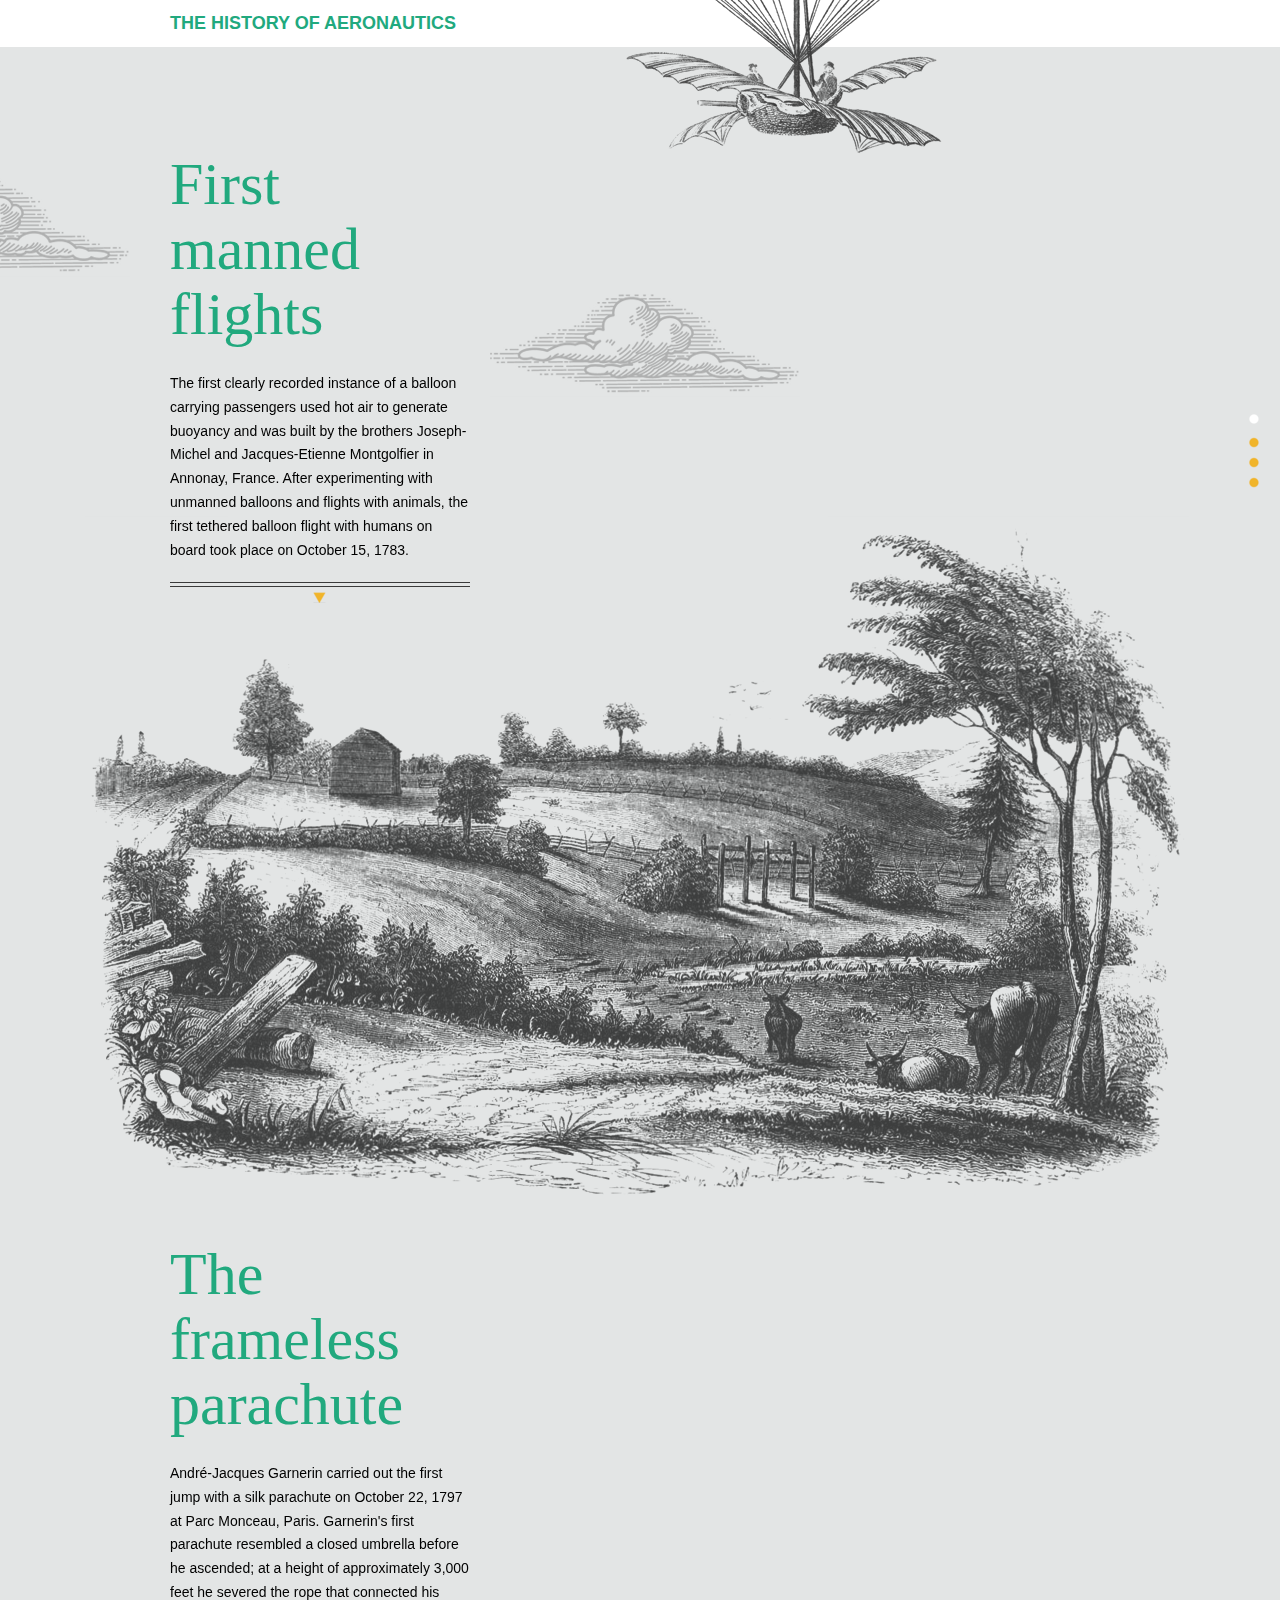
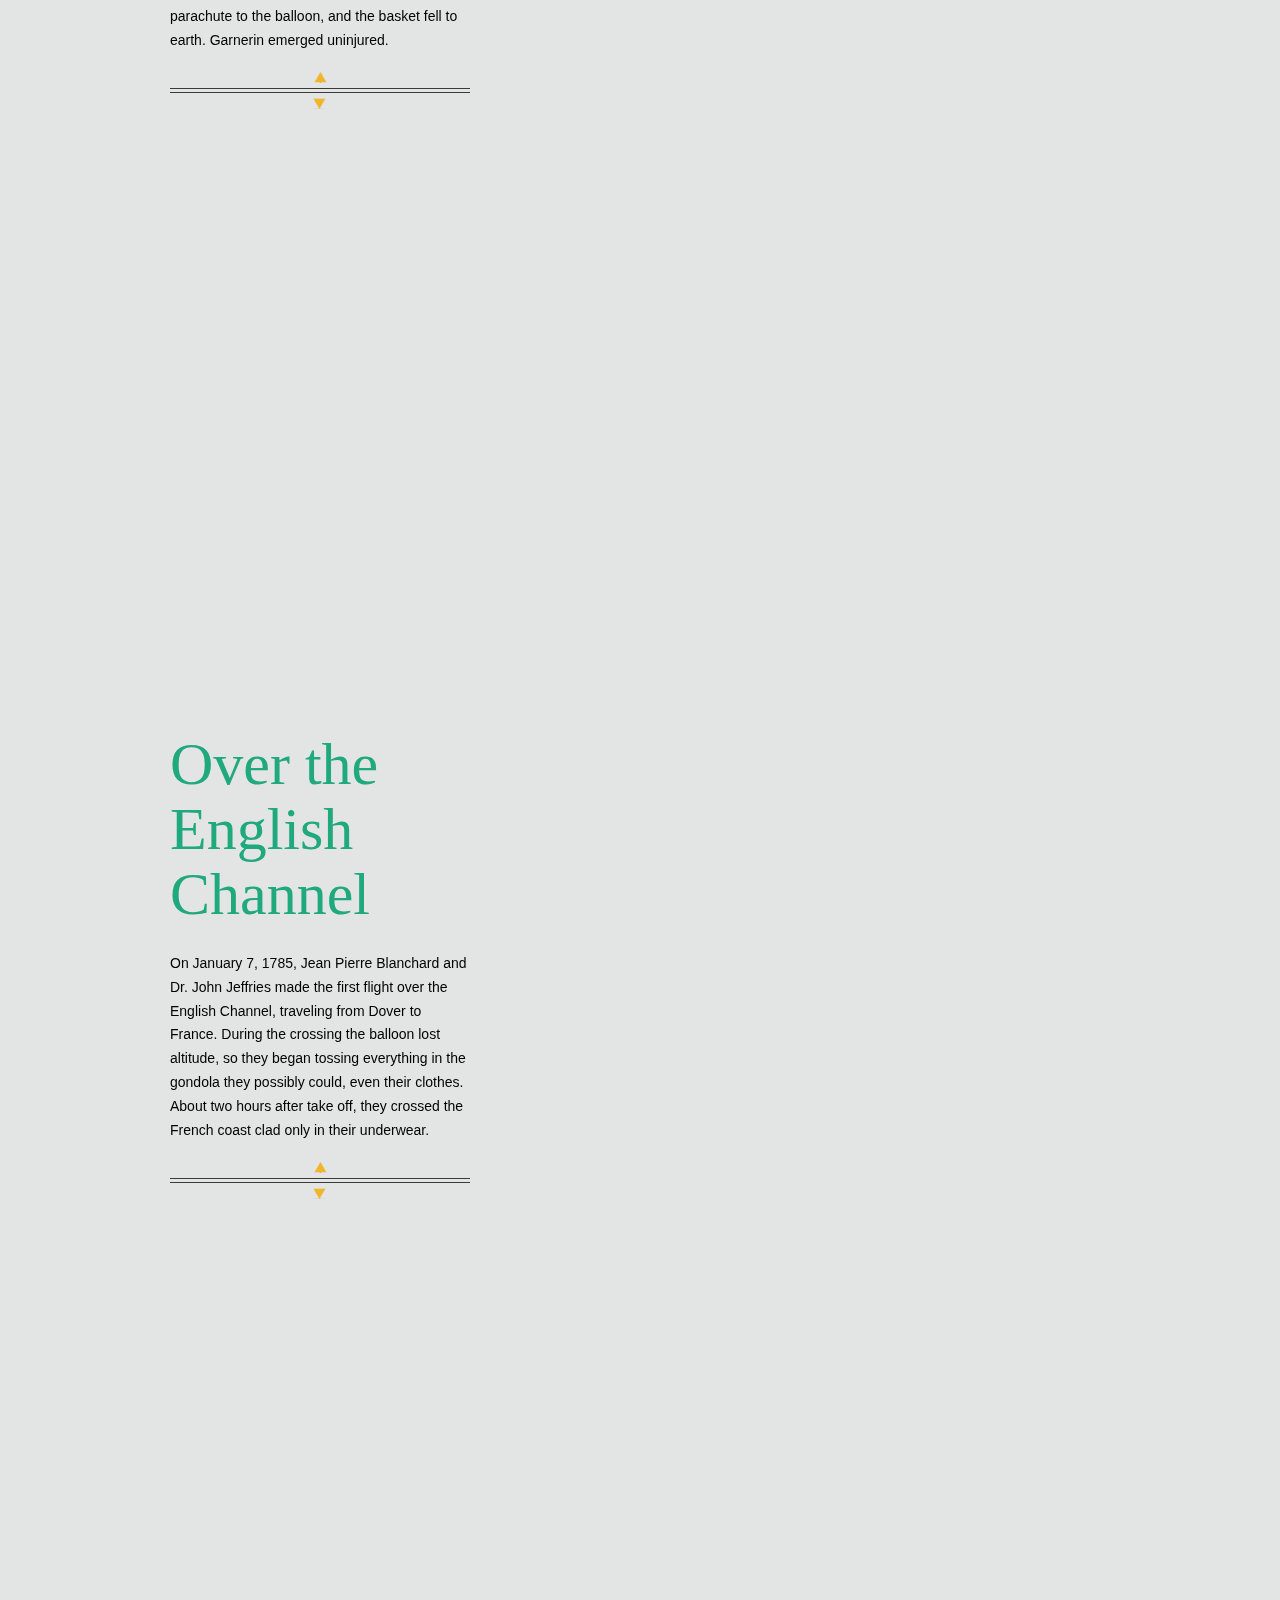
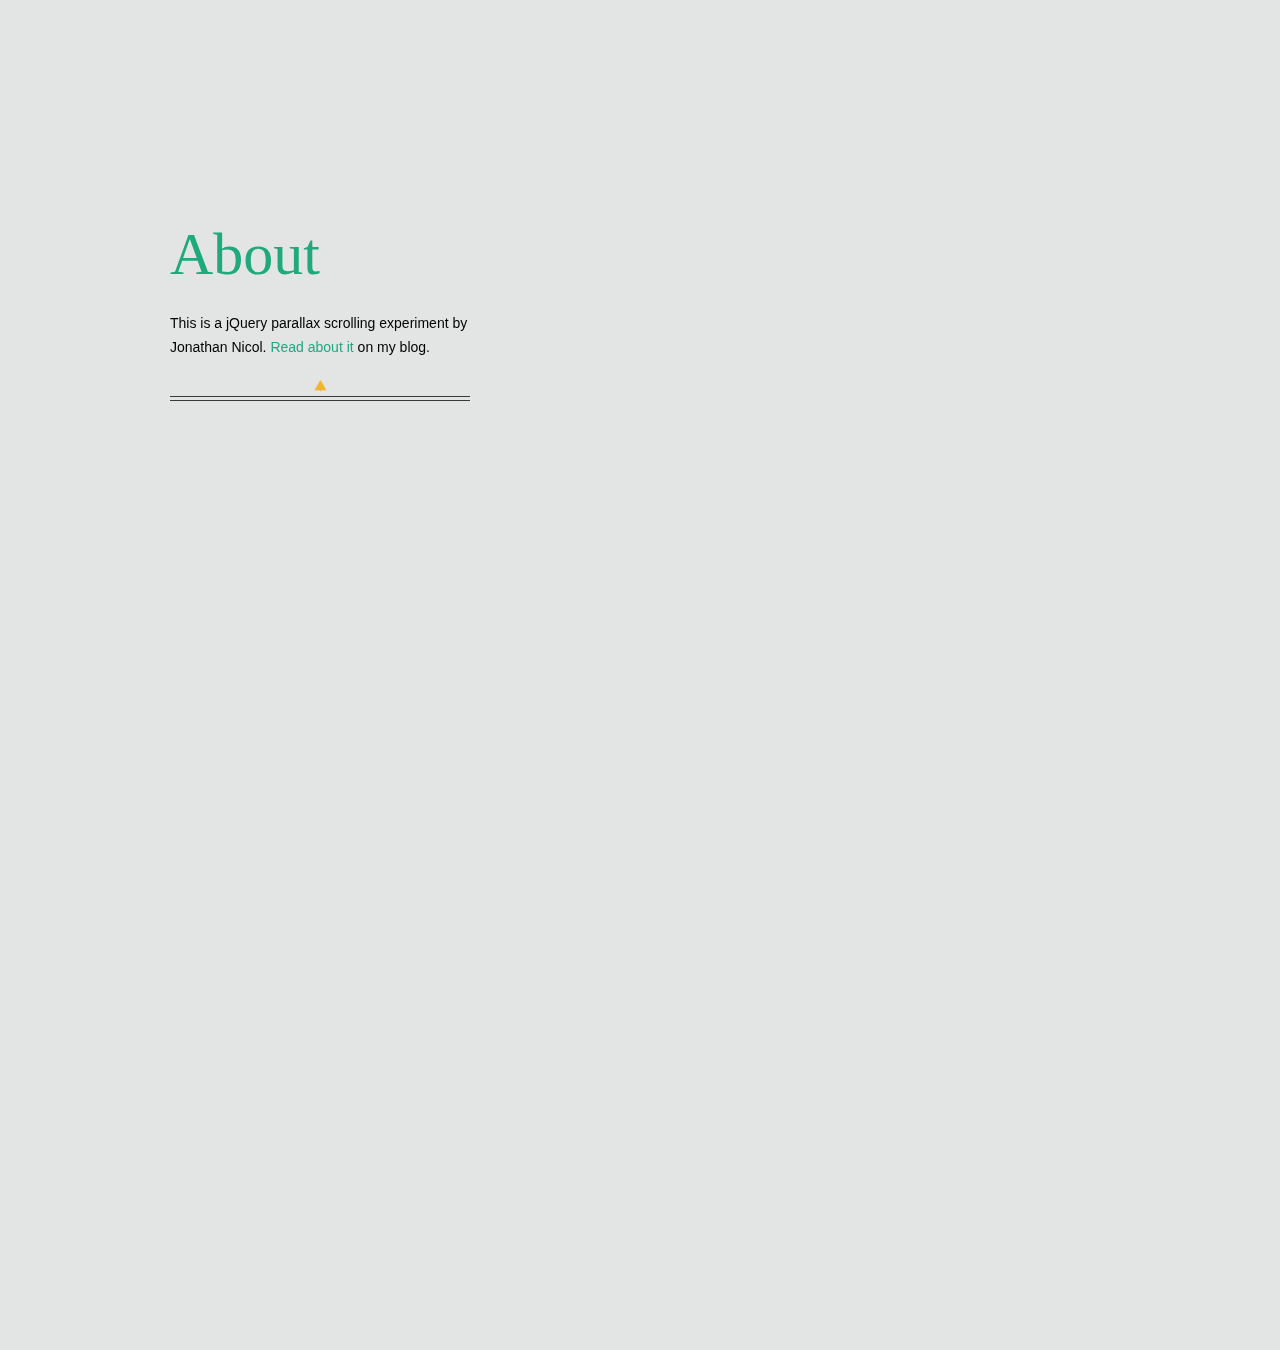
<file: The history of aeronautics.html>
<!DOCTYPE html>
<html class=" js canvas canvastext"><head>
<meta http-equiv="content-type" content="text/html; charset=UTF-8">
		<title>The history of aeronautics</title>

		<meta charset="utf-8">
		<meta name="description" content="A parallax scrolling experiment using jQuery">

		<link rel="stylesheet" media="all" href="The%20history%20of%20aeronautics_files/main.css">

		<script src="The%20history%20of%20aeronautics_files/modernizr.js"></script> 
		<!-- Grab Google CDN's jQuery. fall back to local if necessary --> 
		<script src="The%20history%20of%20aeronautics_files/jquery.js"></script> 
		<script>!window.jQuery && document.write('<script src="/js/jquery-1.6.1.min.js"><\/script>')</script>
		<script src="The%20history%20of%20aeronautics_files/parallax.js"></script>
	</head>

	<body>

		<div id="wrapper">
			
			<header id="branding">
				<h1>The history of aeronautics</h1>
			</header>
			
			<nav id="primary">
				<ul>
					<li>
						<h1 style="display: none;">First manned flights</h1>
						<a class="manned-flight" href="#manned-flight">View</a>
					</li>
					<li>
						<h1 style="display: none;">The frameless parachute</h1>
						<a class="frameless-parachute" href="#frameless-parachute">View</a>
					</li>
					<li>
						<h1 style="display: none;">Over the English Channel</h1>
						<a class="english-channel" href="#english-channel">View</a>
					</li>
					<li>
						<h1 style="display: none;">About</h1>
						<a class="about active" href="#about">View</a>
					</li>
				</ul>
			</nav>
			
			<div id="content">
				<article id="manned-flight">
					<header>
						<h1>First manned flights</h1>
					</header>
					<p>The first clearly recorded instance of a balloon carrying 
passengers used hot air to generate buoyancy and was built by the 
brothers Joseph-Michel and Jacques-Etienne Montgolfier in Annonay, 
France. After experimenting with unmanned balloons and flights with 
animals, the first tethered balloon flight with humans on board took 
place on October 15, 1783.</p>
					<nav class="next-prev">
						<hr>
						<a class="next frameless-parachute" href="#frameless-parachute">Next</a>
					</nav>
				</article>
				
				<article id="frameless-parachute">
					<header>
						<h1>The frameless parachute</h1>
					</header>
					<p>André-Jacques Garnerin carried out the first jump with a silk 
parachute on October 22, 1797 at Parc Monceau, Paris. Garnerin's first 
parachute resembled a closed umbrella before he ascended; at a height of
 approximately 3,000 feet he severed the rope that connected his 
parachute to the balloon, and the basket fell to earth. Garnerin emerged
 uninjured.</p>
					<nav class="next-prev">
						<a class="prev manned-flight" href="#manned-flight">Prev</a>
						<hr>
						<a class="next english-channel" href="#english-channel">Next</a>
					</nav>
				</article>
				
				<article id="english-channel">
					<header>
						<h1>Over the English Channel</h1>
					</header>
					<p>On January 7, 1785, Jean Pierre Blanchard and Dr. John Jeffries 
made the first flight over the English Channel, traveling from Dover to 
France. During the crossing the balloon lost altitude, so they began 
tossing everything in the gondola they possibly could, even their 
clothes. About two hours after take off, they crossed the French coast 
clad only in their underwear.</p>
					<nav class="next-prev">
						<a class="prev frameless-parachute" href="#frameless-parachute">Prev</a>
						<hr>
						<a class="next about" href="#about">Next</a>
					</nav>
				</article>
				
				<article id="about">
					<header>
						<h1>About</h1>
					</header>
					<p>This is a jQuery parallax scrolling experiment by Jonathan Nicol. <a href="http://f6design.com/journal/2011/08/06/build-a-parallel-scrolling-website-interface-with-jquery-and-css/">Read about it</a> on my blog.</p>
					<nav class="next-prev">
						<a class="prev english-channel" href="#english-channel">Prev</a>
						<hr>
					</nav>
				</article>
			</div>
			
			<!-- Parallax foreground -->
			<div id="parallax-bg3" style="top: -2184px;">
				<img id="bg3-1" src="The%20history%20of%20aeronautics_files/balloon.png" alt="Montgolfier hot air balloon" width="529" height="757">
				<img id="bg3-2" src="The%20history%20of%20aeronautics_files/balloon2.png" alt="Frameless parachute" width="603" height="583">
				<img id="bg3-3" src="The%20history%20of%20aeronautics_files/balloon3.png" alt="Blanchard's air balloon" width="446" height="713">
				<img id="bg3-4" src="The%20history%20of%20aeronautics_files/ground.png" alt="Landscape with trees and cows" width="1104" height="684">
			</div>
			
			<!-- Parallax  midground clouds -->
			<div id="parallax-bg2" style="top: -1456px;">
				<img id="bg2-1" src="The%20history%20of%20aeronautics_files/cloud-lg1.png" alt="cloud">
				<img id="bg2-2" src="The%20history%20of%20aeronautics_files/cloud-lg1.png" alt="cloud">
				<img id="bg2-3" src="The%20history%20of%20aeronautics_files/cloud-lg1.png" alt="cloud">
				<img id="bg2-4" src="The%20history%20of%20aeronautics_files/cloud-lg1.png" alt="cloud">
				<img id="bg2-5" src="The%20history%20of%20aeronautics_files/cloud-lg1.png" alt="cloud">
			</div>
			
			<!-- Parallax  background clouds -->
			<div id="parallax-bg1" style="top: -728px;">
				<img id="bg1-1" src="The%20history%20of%20aeronautics_files/cloud-lg2.png" alt="cloud">
				<img id="bg1-2" src="The%20history%20of%20aeronautics_files/cloud-lg2.png" alt="cloud">
				<img id="bg1-3" src="The%20history%20of%20aeronautics_files/cloud-lg2.png" alt="cloud">
				<img id="bg1-4" src="The%20history%20of%20aeronautics_files/cloud-lg2.png" alt="cloud">
			</div>
		
		</div>
	
	
  
</body></html>
</file>
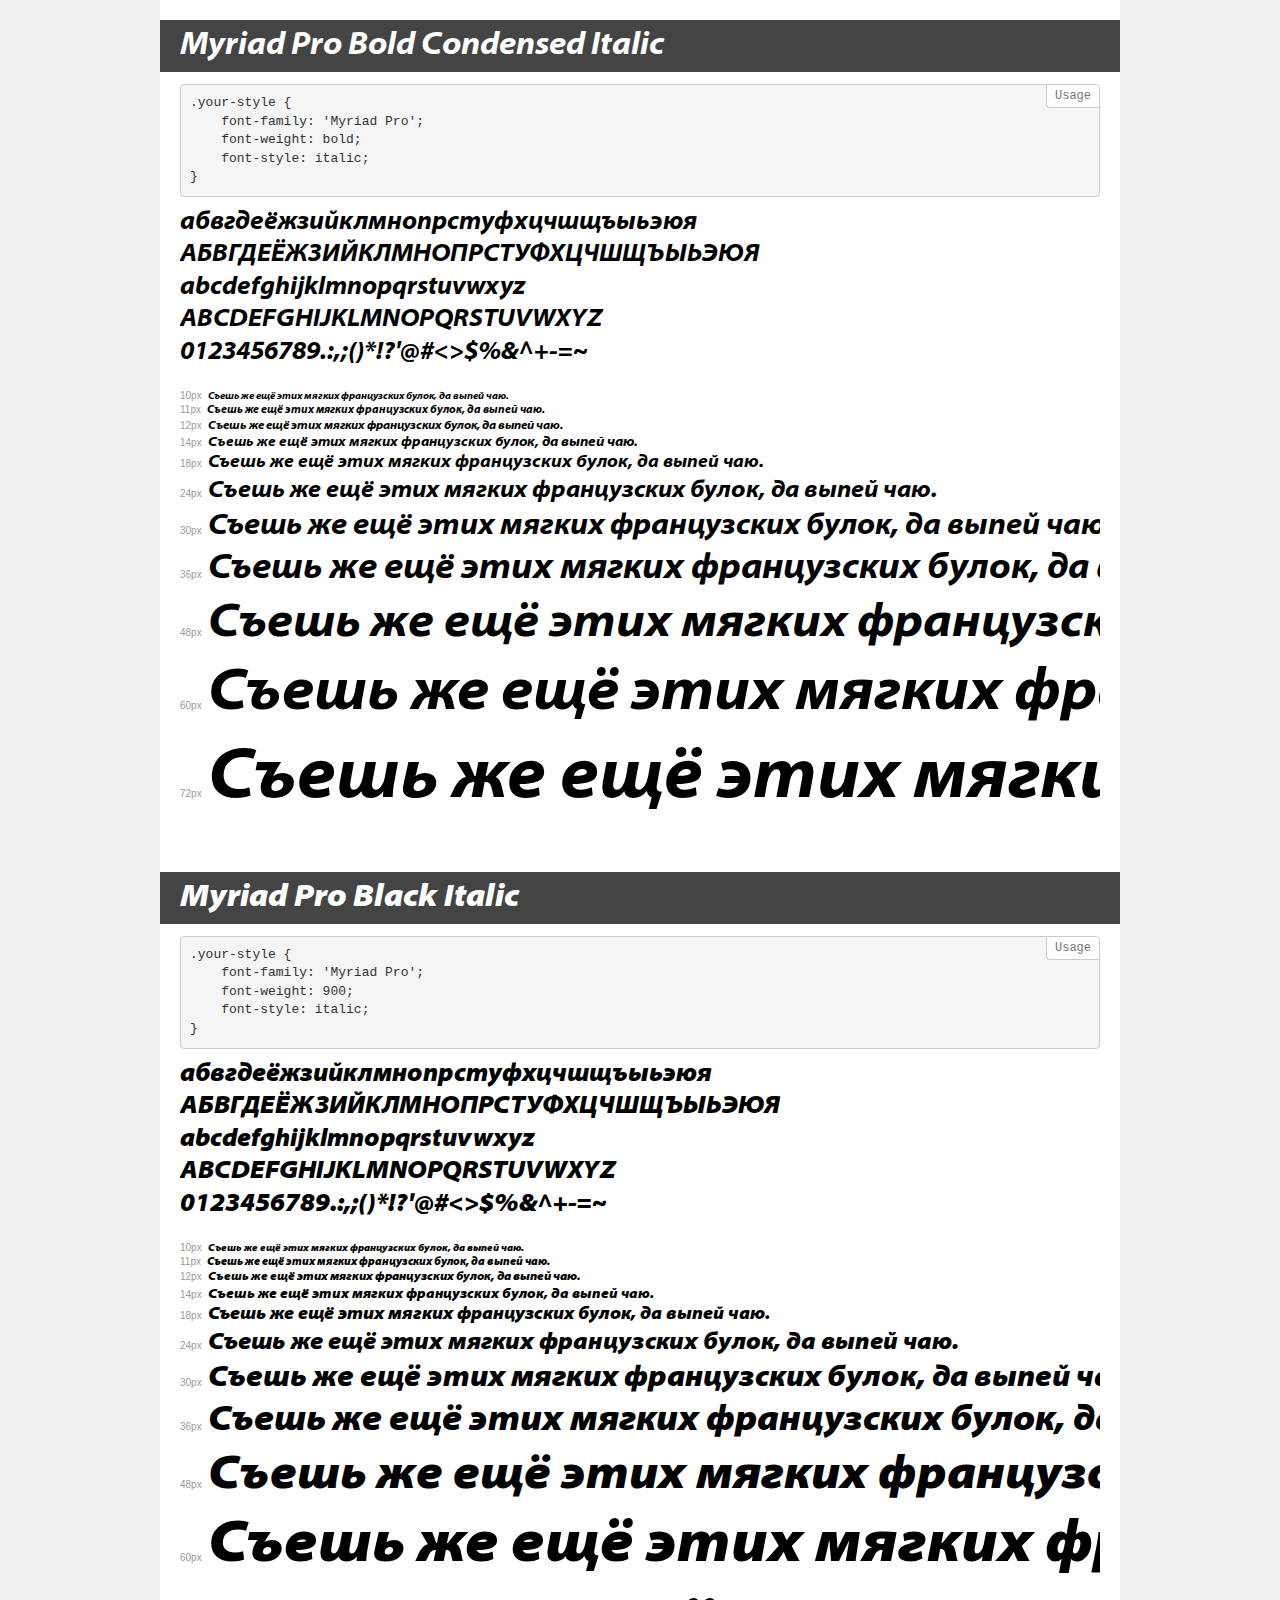
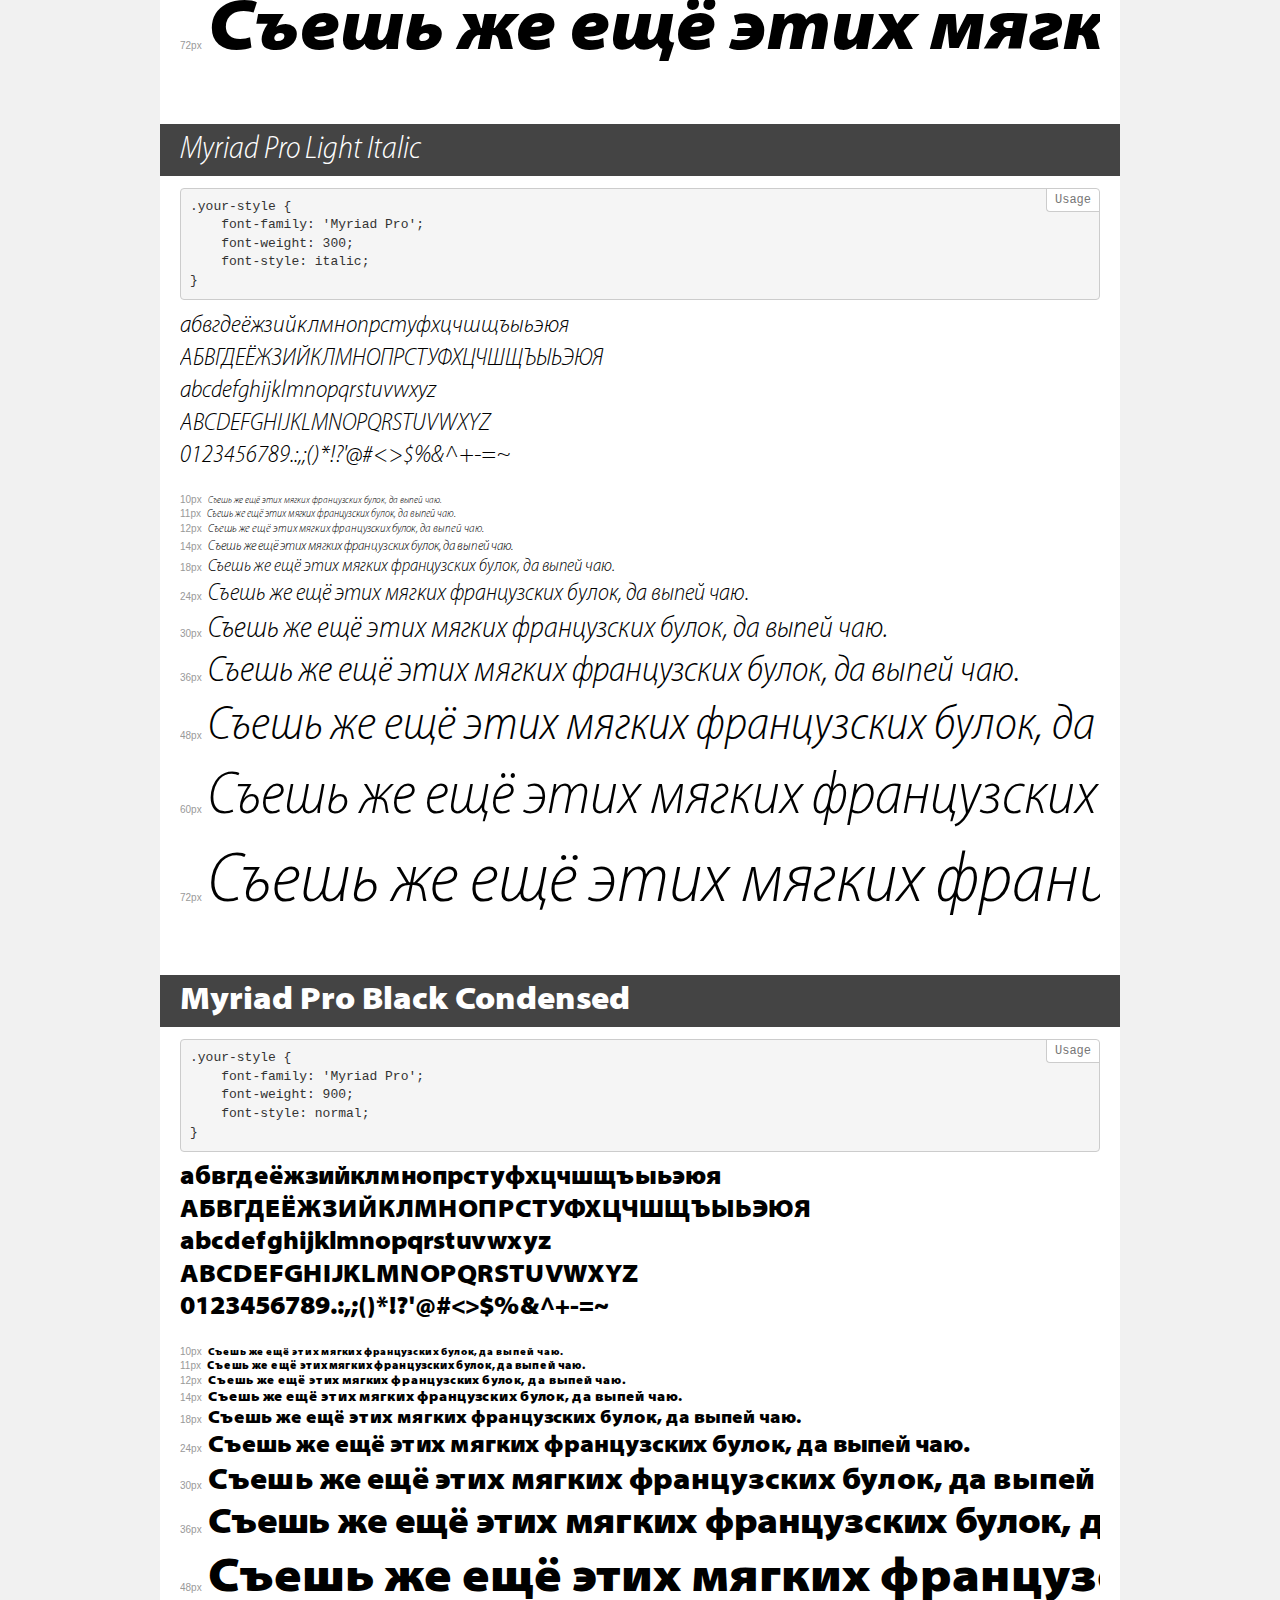
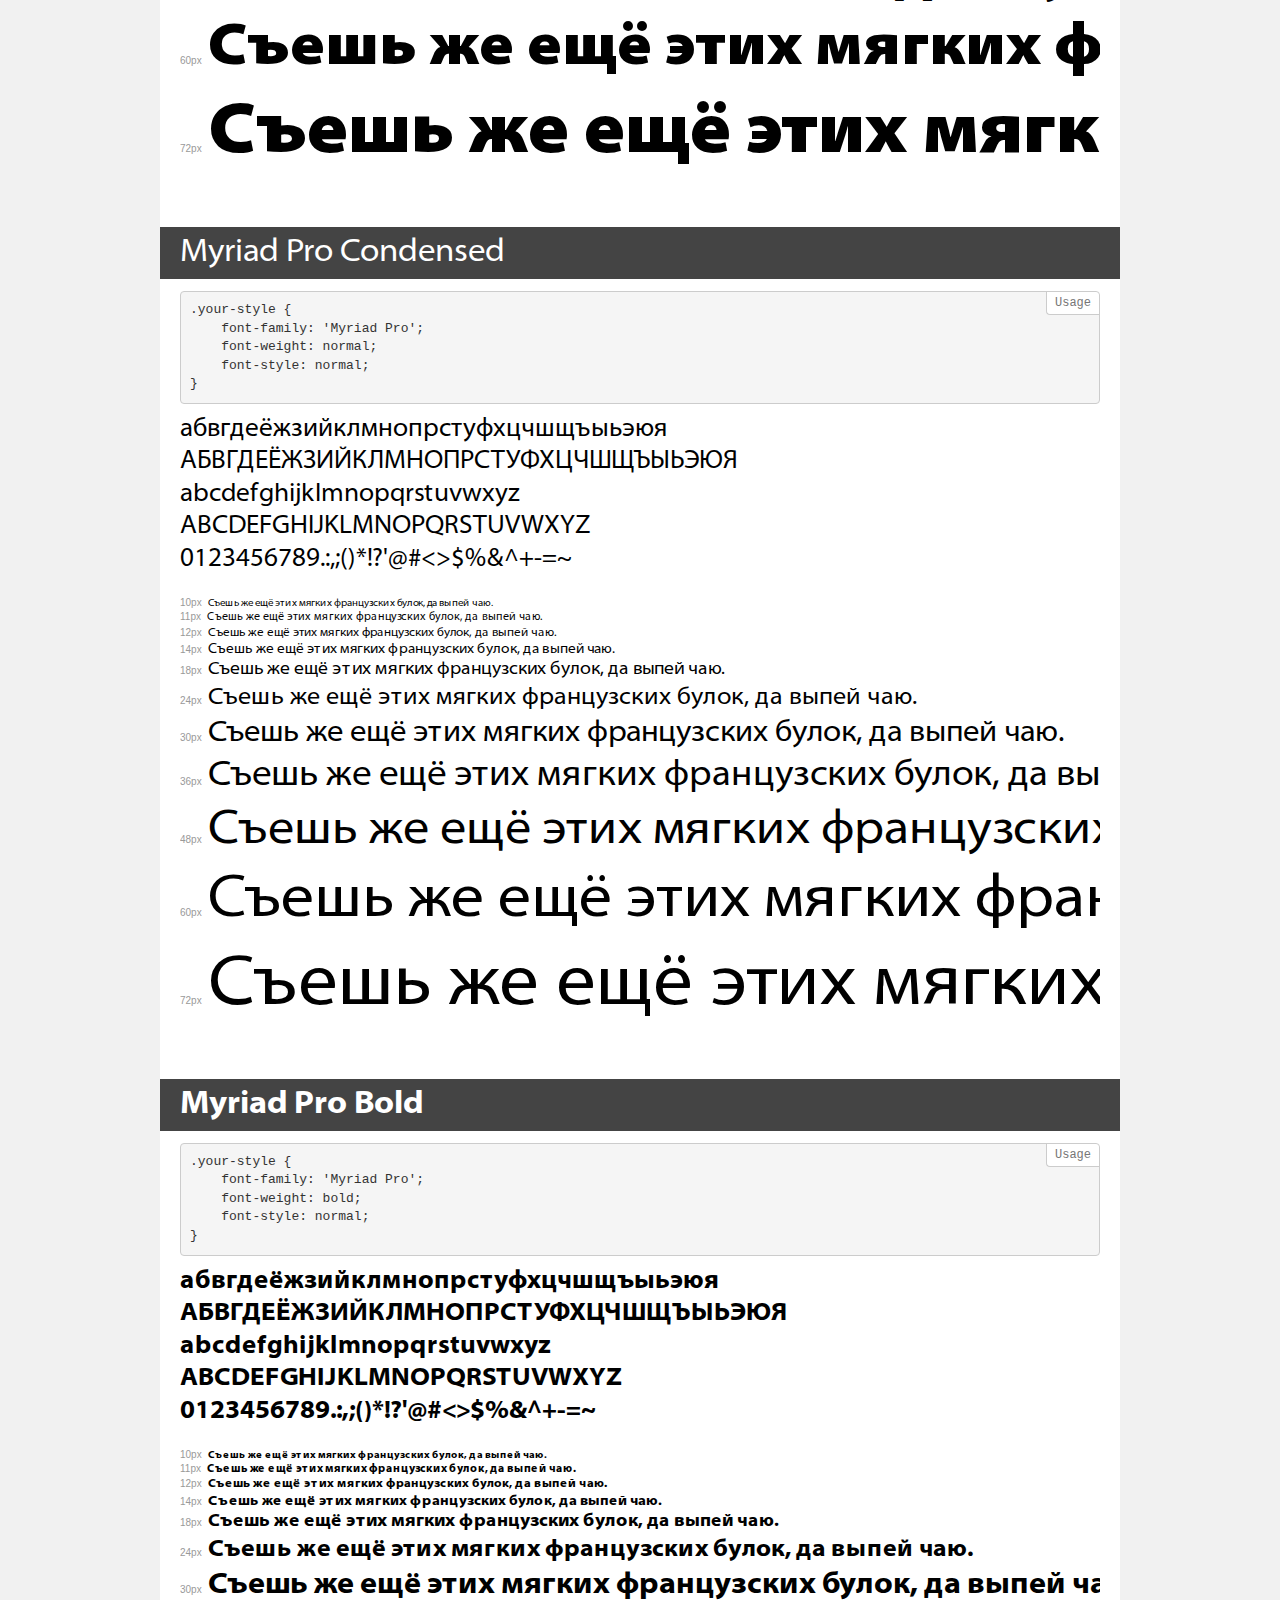
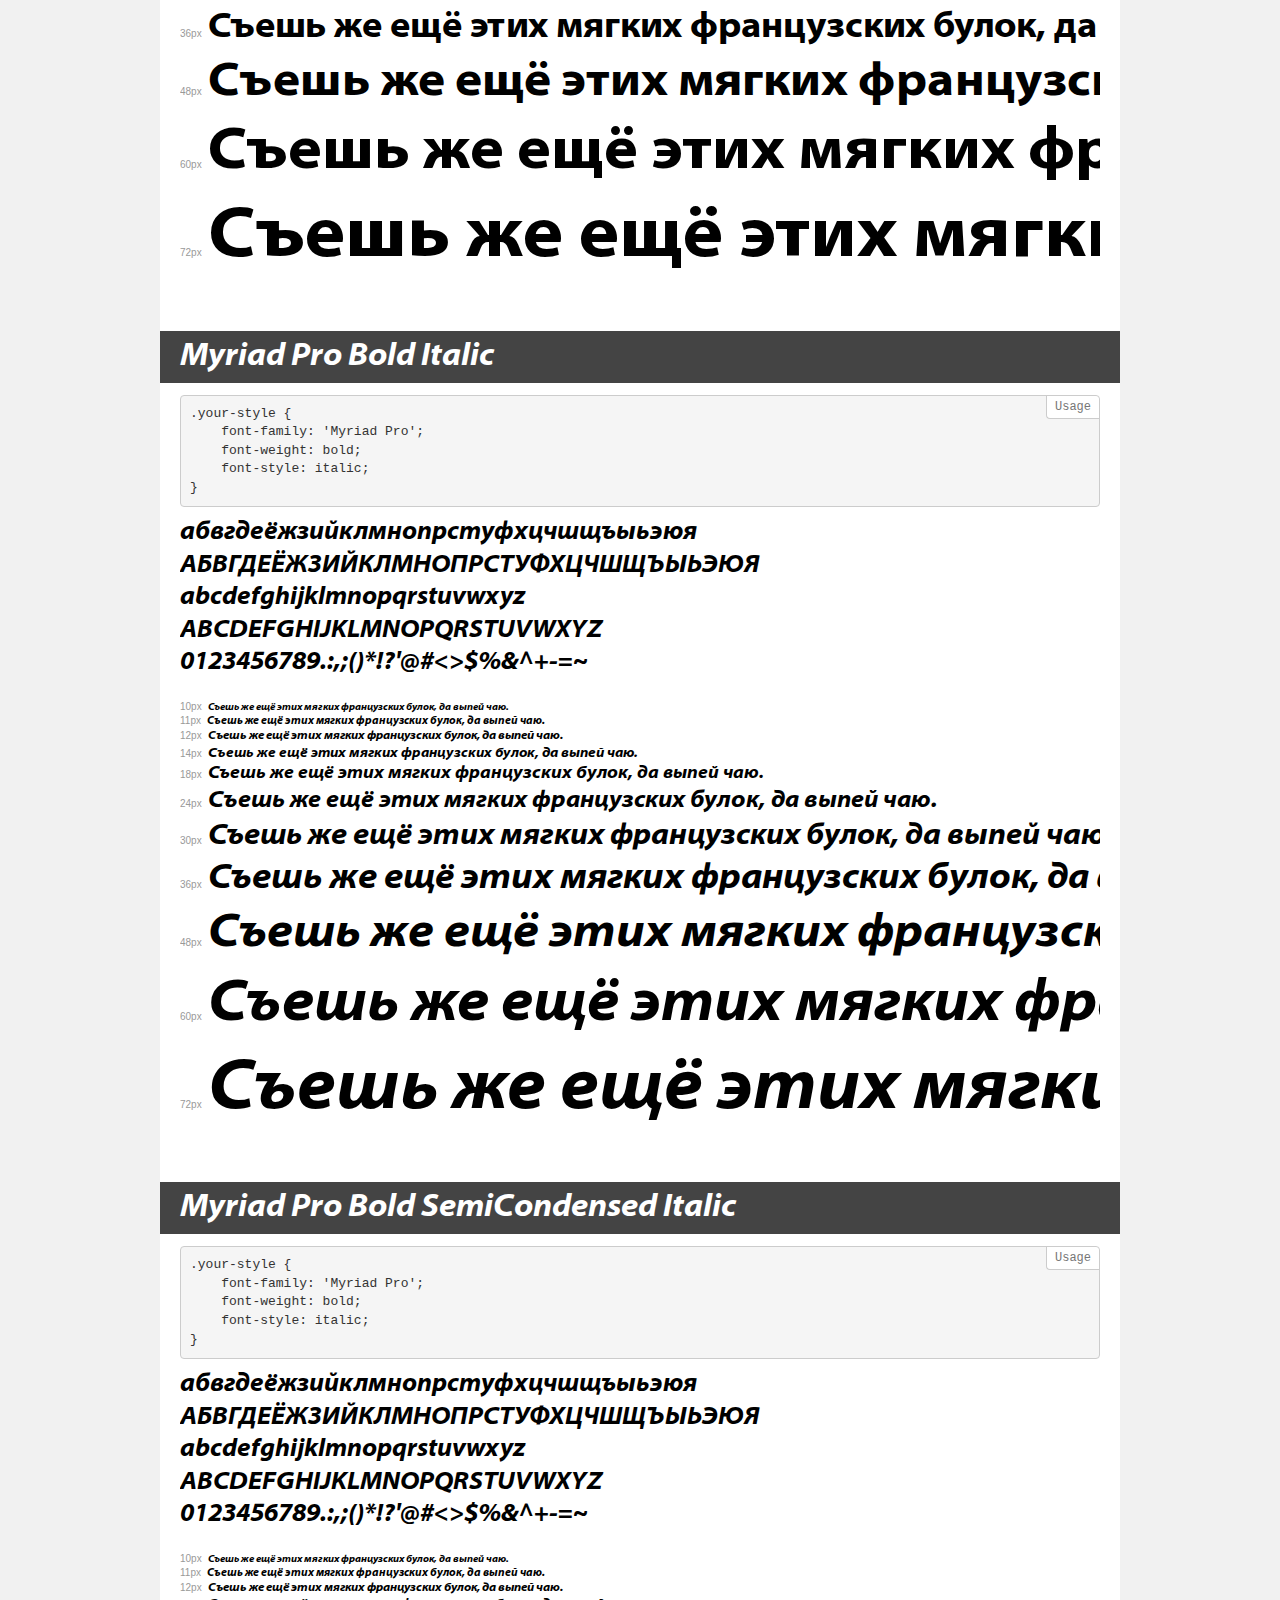
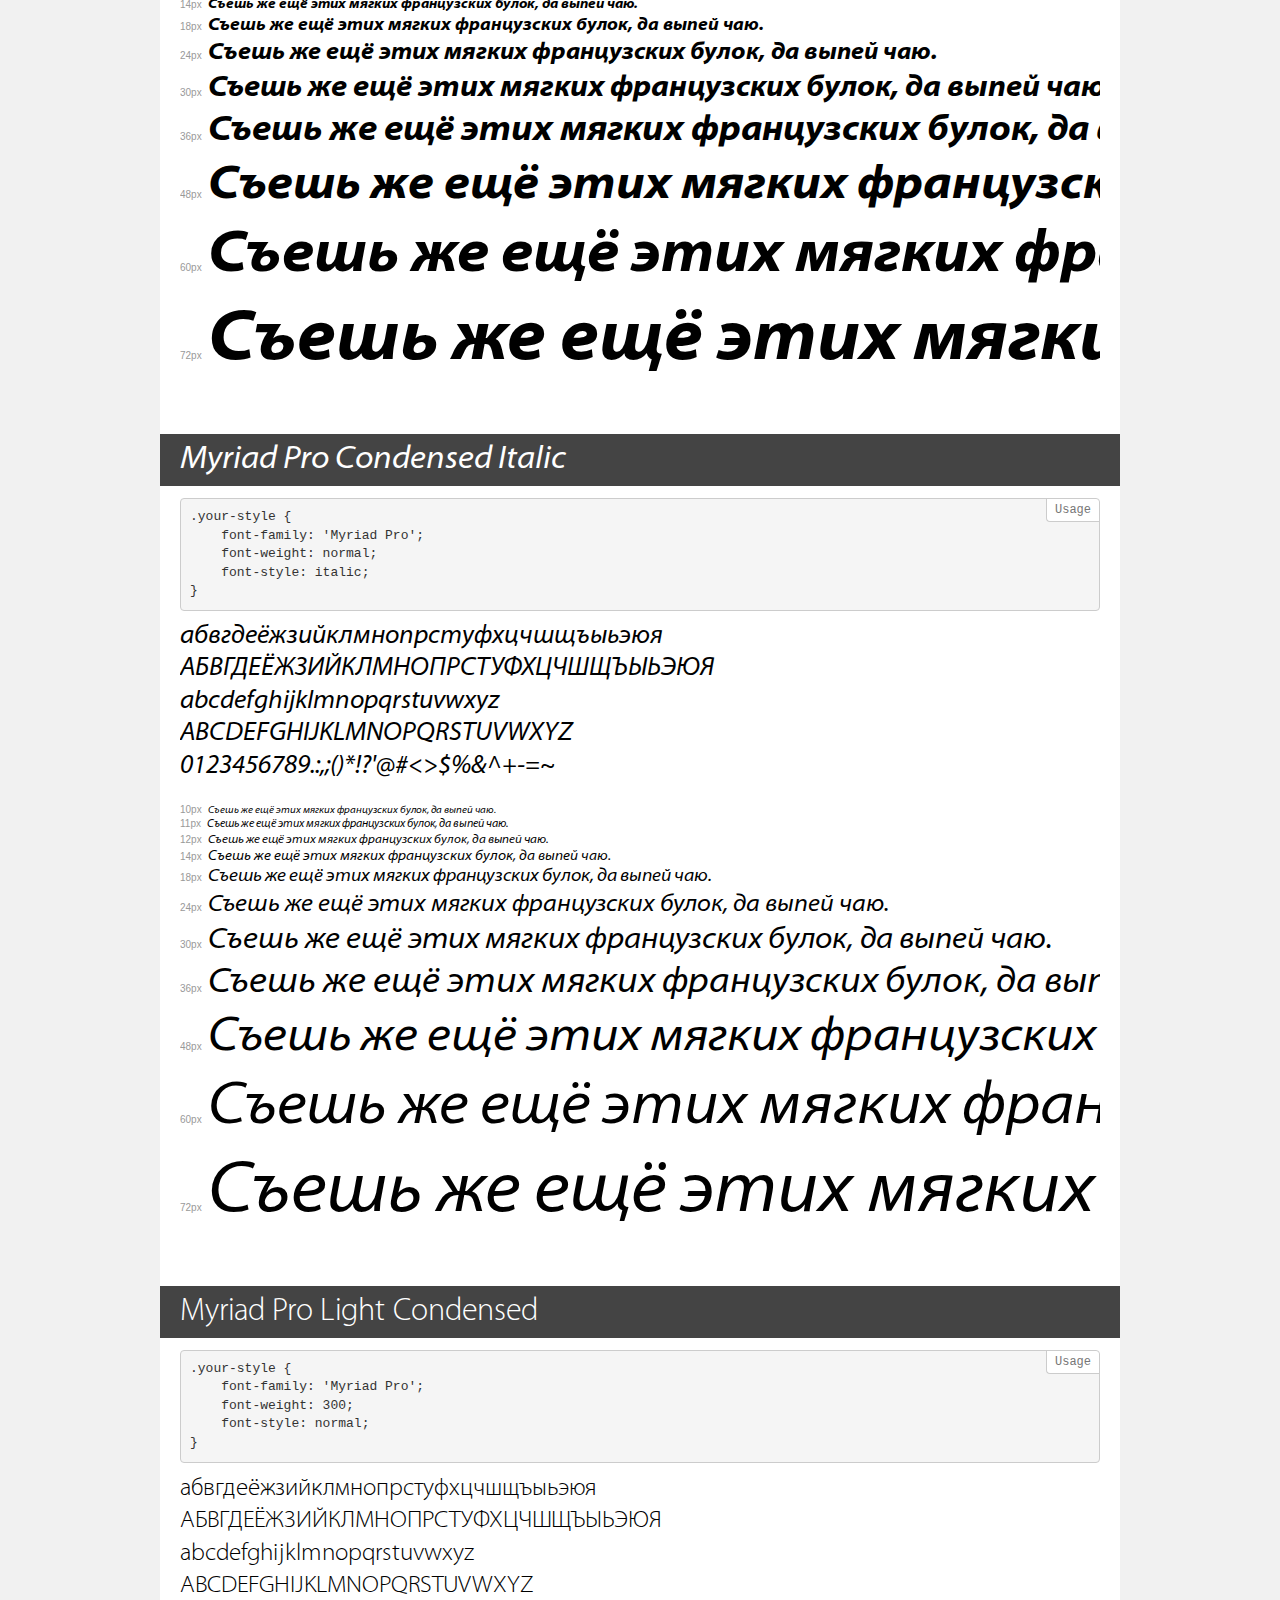
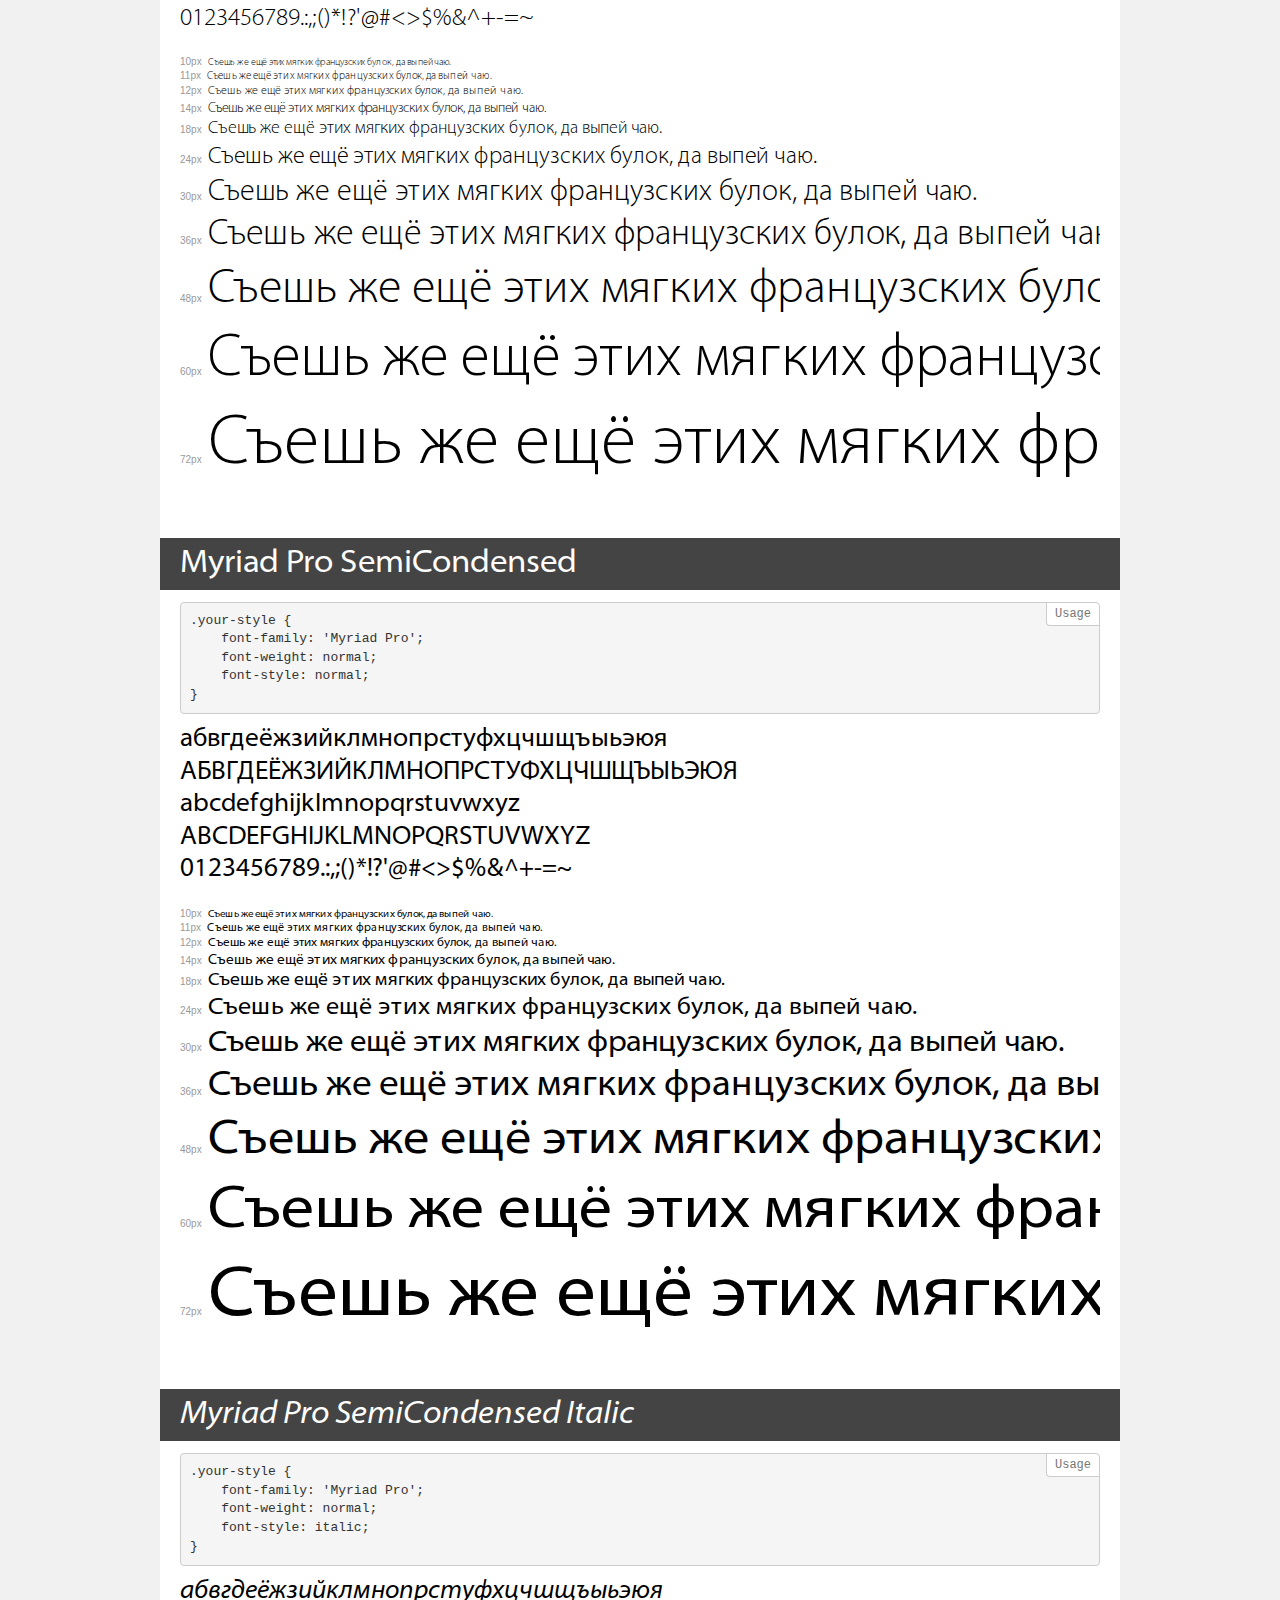
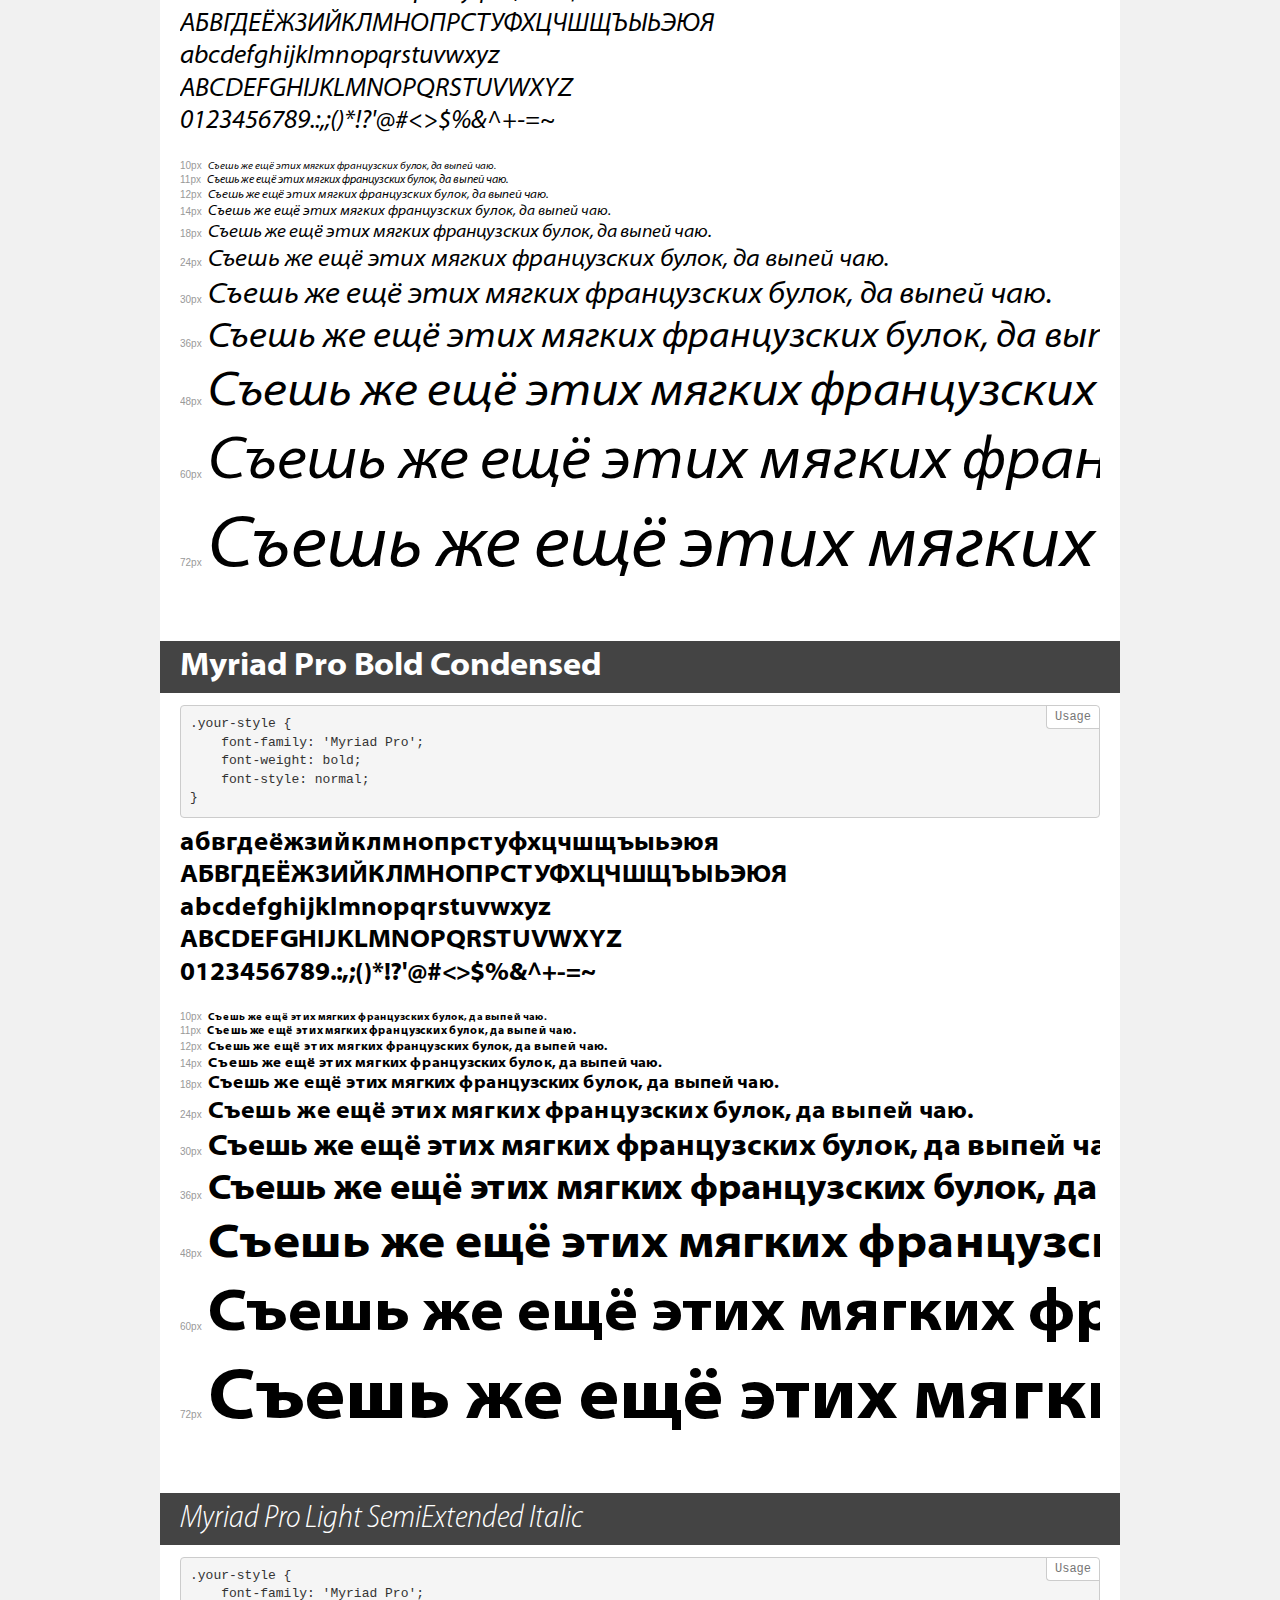
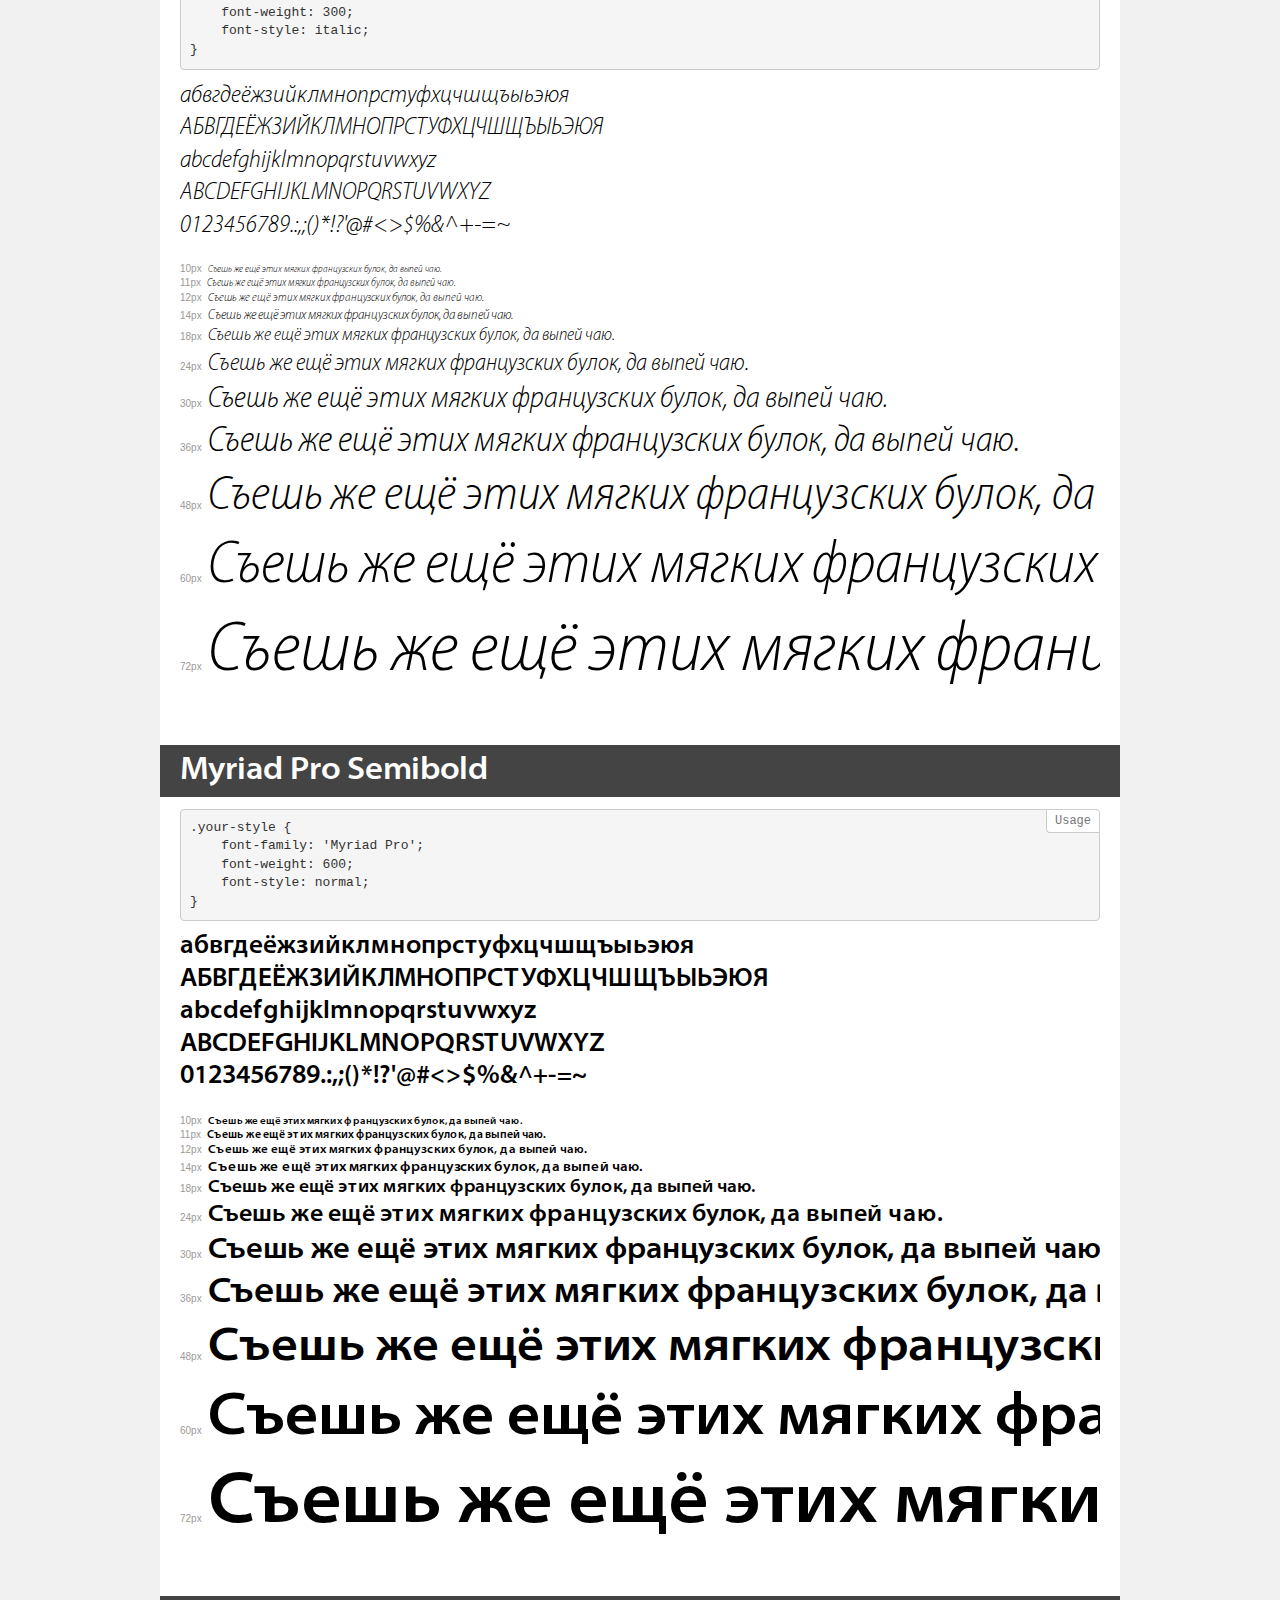
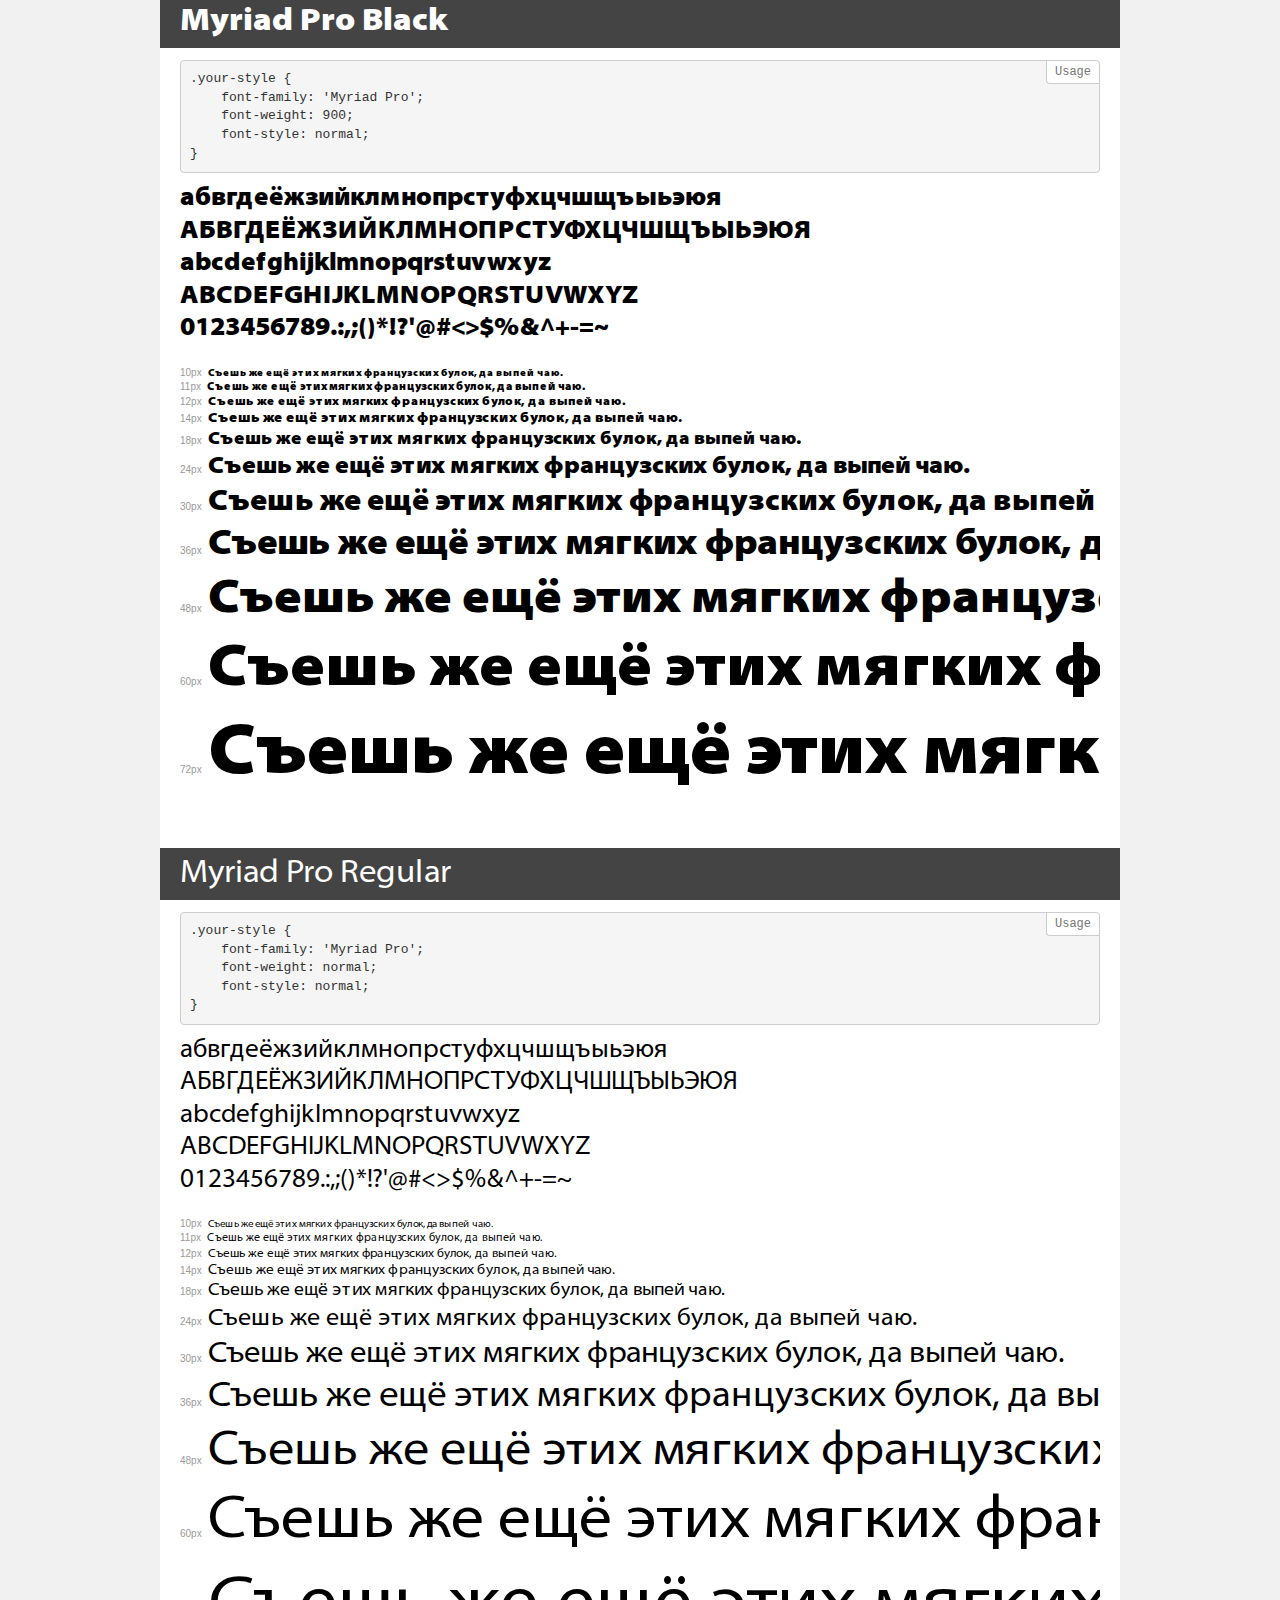
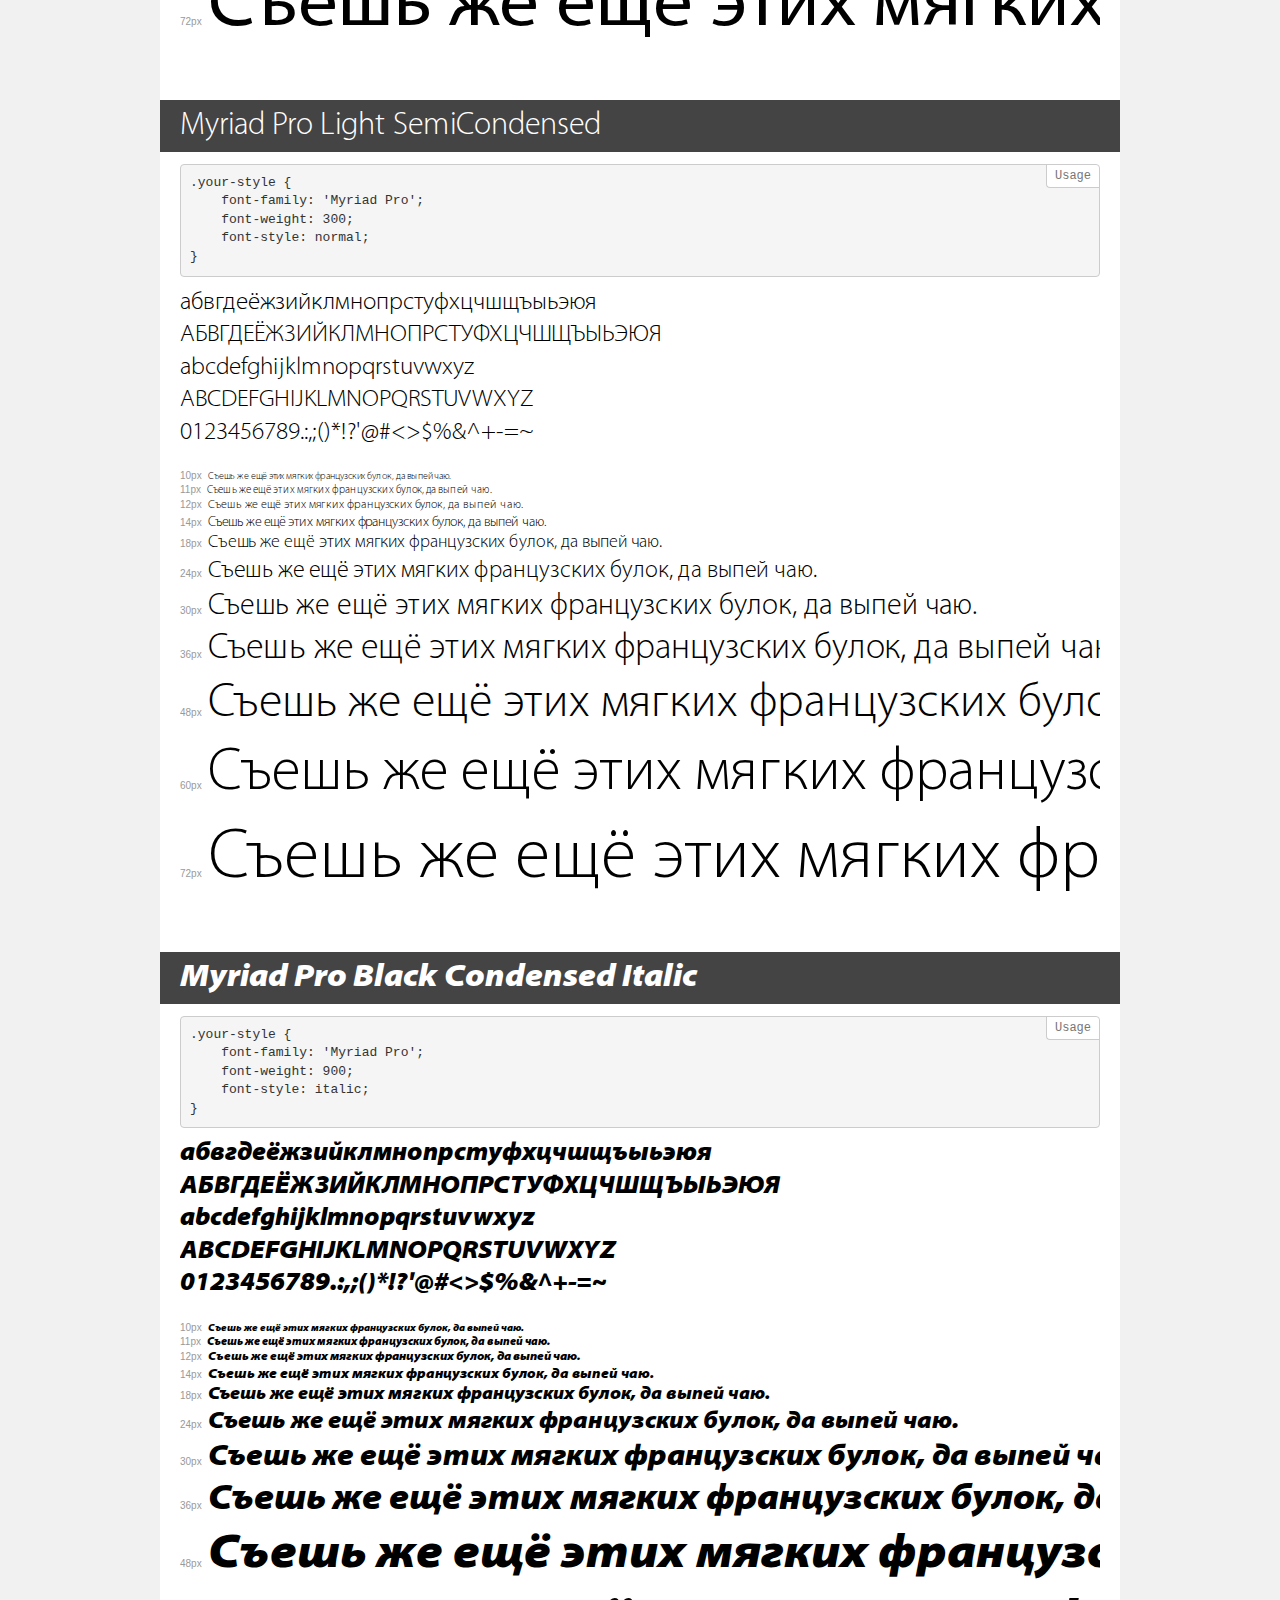
<file: MyriadPro/demo.html>
<!DOCTYPE html>
<html>
<head>
	<meta charset="utf-8">
	<meta http-equiv="X-UA-Compatible" content="IE=edge">
	<meta name="viewport" content="width=device-width, initial-scale=1">
	<meta name="robots" content="noindex, noarchive">
	<title>Transfonter demo</title>
	<link href="stylesheet.css" rel="stylesheet">
	<style>
		/*
		http://meyerweb.com/eric/tools/css/reset/
		v2.0 | 20110126
		License: none (public domain)
		*/
		html, body, div, span, applet, object, iframe,
		h1, h2, h3, h4, h5, h6, p, blockquote, pre,
		a, abbr, acronym, address, big, cite, code,
		del, dfn, em, img, ins, kbd, q, s, samp,
		small, strike, strong, sub, sup, tt, var,
		b, u, i, center,
		dl, dt, dd, ol, ul, li,
		fieldset, form, label, legend,
		table, caption, tbody, tfoot, thead, tr, th, td,
		article, aside, canvas, details, embed,
		figure, figcaption, footer, header, hgroup,
		menu, nav, output, ruby, section, summary,
		time, mark, audio, video {
			margin: 0;
			padding: 0;
			border: 0;
			font-size: 100%;
			font: inherit;
			vertical-align: baseline;
		}
		/* HTML5 display-role reset for older browsers */
		article, aside, details, figcaption, figure,
		footer, header, hgroup, menu, nav, section {
			display: block;
		}
		body {
			line-height: 1;
		}
		ol, ul {
			list-style: none;
		}
		blockquote, q {
			quotes: none;
		}
		blockquote:before, blockquote:after,
		q:before, q:after {
			content: '';
			content: none;
		}
		table {
			border-collapse: collapse;
			border-spacing: 0;
		}
		/* common styles */
		body {
			background: #f1f1f1;
			color: #000;
		}
		.page {
			background: #fff;
			width: 920px;
			margin: 0 auto;
			padding: 20px 20px 0 20px;
			overflow: hidden;
		}
		.font-container {
			overflow-x: auto;
			overflow-y: hidden;
			margin-bottom: 40px;
			line-height: 1.3;
			white-space: nowrap;
			padding-bottom: 5px;
		}
		h1 {
			position: relative;
			background: #444;
			font-size: 32px;
			color: #fff;
			padding: 10px 20px;
			margin: 0 -20px 12px -20px;
		}
		.letters {
			font-size: 25px;
			margin-bottom: 20px;
		}
		.s10:before {
			content: '10px';
		}
		.s11:before {
			content: '11px';
		}
		.s12:before {
			content: '12px';
		}
		.s14:before {
			content: '14px';
		}
		.s18:before {
			content: '18px';
		}
		.s24:before {
			content: '24px';
		}
		.s30:before {
			content: '30px';
		}
		.s36:before {
			content: '36px';
		}
		.s48:before {
			content: '48px';
		}
		.s60:before {
			content: '60px';
		}
		.s72:before {
			content: '72px';
		}
		.s10:before, .s11:before, .s12:before, .s14:before,
		.s18:before, .s24:before, .s30:before, .s36:before,
		.s48:before, .s60:before, .s72:before {
			font-family: Arial, sans-serif;
			font-size: 10px;
			font-weight: normal;
			font-style: normal;
			color: #999;
			padding-right: 6px;
		}
		pre {
			display: block;
			position: relative;
			padding: 9px;
			margin: 0 0 10px;
			font-family: Monaco, Menlo, Consolas, "Courier New", monospace !important;
			font-size: 13px;
			line-height: 1.428571429;
			color: #333;
			font-weight: normal !important;
			font-style: normal !important;
			background-color: #f5f5f5;
			border: 1px solid #ccc;
			overflow-x: auto;
			border-radius: 4px;
		}
		pre:after {
			display: block;
			position: absolute;
			right: 0;
			top: 0;
			content: 'Usage';
			line-height: 1;
			padding: 5px 8px;
			font-size: 12px;
			color: #767676;
			background-color: #fff;
			border: 1px solid #ccc;
			border-right: none;
			border-top: none;
			border-radius: 0 4px 0 4px;
			z-index: 10;
		}
		/* responsive */
		@media (max-width: 959px) {
			.page {
				width: auto;
				margin: 0;
			}
		}
	</style>
</head>
<body>
<div class="page">
	<div class="demo" style="font-family: 'Myriad Pro'; font-weight: bold; font-style: italic;">
		<h1>Myriad Pro Bold Condensed Italic</h1>
		<pre>.your-style {
    font-family: 'Myriad Pro';
    font-weight: bold;
    font-style: italic;
}</pre>
		<div class="font-container">
			<p class="letters">
				абвгдеёжзийклмнопрстуфхцчшщъыьэюя <br />
				АБВГДЕЁЖЗИЙКЛМНОПРСТУФХЦЧШЩЪЫЬЭЮЯ <br />
				abcdefghijklmnopqrstuvwxyz <br />
				ABCDEFGHIJKLMNOPQRSTUVWXYZ <br />				0123456789.:,;()*!?'@#<>$%&^+-=~
			</p>
			<p class="s10" style="font-size: 10px;">Съешь же ещё этих мягких французских булок, да выпей чаю.</p>
			<p class="s11" style="font-size: 11px;">Съешь же ещё этих мягких французских булок, да выпей чаю.</p>
			<p class="s12" style="font-size: 12px;">Съешь же ещё этих мягких французских булок, да выпей чаю.</p>
			<p class="s14" style="font-size: 14px;">Съешь же ещё этих мягких французских булок, да выпей чаю.</p>
			<p class="s18" style="font-size: 18px;">Съешь же ещё этих мягких французских булок, да выпей чаю.</p>
			<p class="s24" style="font-size: 24px;">Съешь же ещё этих мягких французских булок, да выпей чаю.</p>
			<p class="s30" style="font-size: 30px;">Съешь же ещё этих мягких французских булок, да выпей чаю.</p>
			<p class="s36" style="font-size: 36px;">Съешь же ещё этих мягких французских булок, да выпей чаю.</p>
			<p class="s48" style="font-size: 48px;">Съешь же ещё этих мягких французских булок, да выпей чаю.</p>
			<p class="s60" style="font-size: 60px;">Съешь же ещё этих мягких французских булок, да выпей чаю.</p>
			<p class="s72" style="font-size: 72px;">Съешь же ещё этих мягких французских булок, да выпей чаю.</p>
		</div>
	</div>
	<div class="demo" style="font-family: 'Myriad Pro'; font-weight: 900; font-style: italic;">
		<h1>Myriad Pro Black Italic</h1>
		<pre>.your-style {
    font-family: 'Myriad Pro';
    font-weight: 900;
    font-style: italic;
}</pre>
		<div class="font-container">
			<p class="letters">
				абвгдеёжзийклмнопрстуфхцчшщъыьэюя <br />
				АБВГДЕЁЖЗИЙКЛМНОПРСТУФХЦЧШЩЪЫЬЭЮЯ <br />
				abcdefghijklmnopqrstuvwxyz <br />
				ABCDEFGHIJKLMNOPQRSTUVWXYZ <br />				0123456789.:,;()*!?'@#<>$%&^+-=~
			</p>
			<p class="s10" style="font-size: 10px;">Съешь же ещё этих мягких французских булок, да выпей чаю.</p>
			<p class="s11" style="font-size: 11px;">Съешь же ещё этих мягких французских булок, да выпей чаю.</p>
			<p class="s12" style="font-size: 12px;">Съешь же ещё этих мягких французских булок, да выпей чаю.</p>
			<p class="s14" style="font-size: 14px;">Съешь же ещё этих мягких французских булок, да выпей чаю.</p>
			<p class="s18" style="font-size: 18px;">Съешь же ещё этих мягких французских булок, да выпей чаю.</p>
			<p class="s24" style="font-size: 24px;">Съешь же ещё этих мягких французских булок, да выпей чаю.</p>
			<p class="s30" style="font-size: 30px;">Съешь же ещё этих мягких французских булок, да выпей чаю.</p>
			<p class="s36" style="font-size: 36px;">Съешь же ещё этих мягких французских булок, да выпей чаю.</p>
			<p class="s48" style="font-size: 48px;">Съешь же ещё этих мягких французских булок, да выпей чаю.</p>
			<p class="s60" style="font-size: 60px;">Съешь же ещё этих мягких французских булок, да выпей чаю.</p>
			<p class="s72" style="font-size: 72px;">Съешь же ещё этих мягких французских булок, да выпей чаю.</p>
		</div>
	</div>
	<div class="demo" style="font-family: 'Myriad Pro'; font-weight: 300; font-style: italic;">
		<h1>Myriad Pro Light Italic</h1>
		<pre>.your-style {
    font-family: 'Myriad Pro';
    font-weight: 300;
    font-style: italic;
}</pre>
		<div class="font-container">
			<p class="letters">
				абвгдеёжзийклмнопрстуфхцчшщъыьэюя <br />
				АБВГДЕЁЖЗИЙКЛМНОПРСТУФХЦЧШЩЪЫЬЭЮЯ <br />
				abcdefghijklmnopqrstuvwxyz <br />
				ABCDEFGHIJKLMNOPQRSTUVWXYZ <br />				0123456789.:,;()*!?'@#<>$%&^+-=~
			</p>
			<p class="s10" style="font-size: 10px;">Съешь же ещё этих мягких французских булок, да выпей чаю.</p>
			<p class="s11" style="font-size: 11px;">Съешь же ещё этих мягких французских булок, да выпей чаю.</p>
			<p class="s12" style="font-size: 12px;">Съешь же ещё этих мягких французских булок, да выпей чаю.</p>
			<p class="s14" style="font-size: 14px;">Съешь же ещё этих мягких французских булок, да выпей чаю.</p>
			<p class="s18" style="font-size: 18px;">Съешь же ещё этих мягких французских булок, да выпей чаю.</p>
			<p class="s24" style="font-size: 24px;">Съешь же ещё этих мягких французских булок, да выпей чаю.</p>
			<p class="s30" style="font-size: 30px;">Съешь же ещё этих мягких французских булок, да выпей чаю.</p>
			<p class="s36" style="font-size: 36px;">Съешь же ещё этих мягких французских булок, да выпей чаю.</p>
			<p class="s48" style="font-size: 48px;">Съешь же ещё этих мягких французских булок, да выпей чаю.</p>
			<p class="s60" style="font-size: 60px;">Съешь же ещё этих мягких французских булок, да выпей чаю.</p>
			<p class="s72" style="font-size: 72px;">Съешь же ещё этих мягких французских булок, да выпей чаю.</p>
		</div>
	</div>
	<div class="demo" style="font-family: 'Myriad Pro'; font-weight: 900; font-style: normal;">
		<h1>Myriad Pro Black Condensed</h1>
		<pre>.your-style {
    font-family: 'Myriad Pro';
    font-weight: 900;
    font-style: normal;
}</pre>
		<div class="font-container">
			<p class="letters">
				абвгдеёжзийклмнопрстуфхцчшщъыьэюя <br />
				АБВГДЕЁЖЗИЙКЛМНОПРСТУФХЦЧШЩЪЫЬЭЮЯ <br />
				abcdefghijklmnopqrstuvwxyz <br />
				ABCDEFGHIJKLMNOPQRSTUVWXYZ <br />				0123456789.:,;()*!?'@#<>$%&^+-=~
			</p>
			<p class="s10" style="font-size: 10px;">Съешь же ещё этих мягких французских булок, да выпей чаю.</p>
			<p class="s11" style="font-size: 11px;">Съешь же ещё этих мягких французских булок, да выпей чаю.</p>
			<p class="s12" style="font-size: 12px;">Съешь же ещё этих мягких французских булок, да выпей чаю.</p>
			<p class="s14" style="font-size: 14px;">Съешь же ещё этих мягких французских булок, да выпей чаю.</p>
			<p class="s18" style="font-size: 18px;">Съешь же ещё этих мягких французских булок, да выпей чаю.</p>
			<p class="s24" style="font-size: 24px;">Съешь же ещё этих мягких французских булок, да выпей чаю.</p>
			<p class="s30" style="font-size: 30px;">Съешь же ещё этих мягких французских булок, да выпей чаю.</p>
			<p class="s36" style="font-size: 36px;">Съешь же ещё этих мягких французских булок, да выпей чаю.</p>
			<p class="s48" style="font-size: 48px;">Съешь же ещё этих мягких французских булок, да выпей чаю.</p>
			<p class="s60" style="font-size: 60px;">Съешь же ещё этих мягких французских булок, да выпей чаю.</p>
			<p class="s72" style="font-size: 72px;">Съешь же ещё этих мягких французских булок, да выпей чаю.</p>
		</div>
	</div>
	<div class="demo" style="font-family: 'Myriad Pro'; font-weight: normal; font-style: normal;">
		<h1>Myriad Pro Condensed</h1>
		<pre>.your-style {
    font-family: 'Myriad Pro';
    font-weight: normal;
    font-style: normal;
}</pre>
		<div class="font-container">
			<p class="letters">
				абвгдеёжзийклмнопрстуфхцчшщъыьэюя <br />
				АБВГДЕЁЖЗИЙКЛМНОПРСТУФХЦЧШЩЪЫЬЭЮЯ <br />
				abcdefghijklmnopqrstuvwxyz <br />
				ABCDEFGHIJKLMNOPQRSTUVWXYZ <br />				0123456789.:,;()*!?'@#<>$%&^+-=~
			</p>
			<p class="s10" style="font-size: 10px;">Съешь же ещё этих мягких французских булок, да выпей чаю.</p>
			<p class="s11" style="font-size: 11px;">Съешь же ещё этих мягких французских булок, да выпей чаю.</p>
			<p class="s12" style="font-size: 12px;">Съешь же ещё этих мягких французских булок, да выпей чаю.</p>
			<p class="s14" style="font-size: 14px;">Съешь же ещё этих мягких французских булок, да выпей чаю.</p>
			<p class="s18" style="font-size: 18px;">Съешь же ещё этих мягких французских булок, да выпей чаю.</p>
			<p class="s24" style="font-size: 24px;">Съешь же ещё этих мягких французских булок, да выпей чаю.</p>
			<p class="s30" style="font-size: 30px;">Съешь же ещё этих мягких французских булок, да выпей чаю.</p>
			<p class="s36" style="font-size: 36px;">Съешь же ещё этих мягких французских булок, да выпей чаю.</p>
			<p class="s48" style="font-size: 48px;">Съешь же ещё этих мягких французских булок, да выпей чаю.</p>
			<p class="s60" style="font-size: 60px;">Съешь же ещё этих мягких французских булок, да выпей чаю.</p>
			<p class="s72" style="font-size: 72px;">Съешь же ещё этих мягких французских булок, да выпей чаю.</p>
		</div>
	</div>
	<div class="demo" style="font-family: 'Myriad Pro'; font-weight: bold; font-style: normal;">
		<h1>Myriad Pro Bold</h1>
		<pre>.your-style {
    font-family: 'Myriad Pro';
    font-weight: bold;
    font-style: normal;
}</pre>
		<div class="font-container">
			<p class="letters">
				абвгдеёжзийклмнопрстуфхцчшщъыьэюя <br />
				АБВГДЕЁЖЗИЙКЛМНОПРСТУФХЦЧШЩЪЫЬЭЮЯ <br />
				abcdefghijklmnopqrstuvwxyz <br />
				ABCDEFGHIJKLMNOPQRSTUVWXYZ <br />				0123456789.:,;()*!?'@#<>$%&^+-=~
			</p>
			<p class="s10" style="font-size: 10px;">Съешь же ещё этих мягких французских булок, да выпей чаю.</p>
			<p class="s11" style="font-size: 11px;">Съешь же ещё этих мягких французских булок, да выпей чаю.</p>
			<p class="s12" style="font-size: 12px;">Съешь же ещё этих мягких французских булок, да выпей чаю.</p>
			<p class="s14" style="font-size: 14px;">Съешь же ещё этих мягких французских булок, да выпей чаю.</p>
			<p class="s18" style="font-size: 18px;">Съешь же ещё этих мягких французских булок, да выпей чаю.</p>
			<p class="s24" style="font-size: 24px;">Съешь же ещё этих мягких французских булок, да выпей чаю.</p>
			<p class="s30" style="font-size: 30px;">Съешь же ещё этих мягких французских булок, да выпей чаю.</p>
			<p class="s36" style="font-size: 36px;">Съешь же ещё этих мягких французских булок, да выпей чаю.</p>
			<p class="s48" style="font-size: 48px;">Съешь же ещё этих мягких французских булок, да выпей чаю.</p>
			<p class="s60" style="font-size: 60px;">Съешь же ещё этих мягких французских булок, да выпей чаю.</p>
			<p class="s72" style="font-size: 72px;">Съешь же ещё этих мягких французских булок, да выпей чаю.</p>
		</div>
	</div>
	<div class="demo" style="font-family: 'Myriad Pro'; font-weight: bold; font-style: italic;">
		<h1>Myriad Pro Bold Italic</h1>
		<pre>.your-style {
    font-family: 'Myriad Pro';
    font-weight: bold;
    font-style: italic;
}</pre>
		<div class="font-container">
			<p class="letters">
				абвгдеёжзийклмнопрстуфхцчшщъыьэюя <br />
				АБВГДЕЁЖЗИЙКЛМНОПРСТУФХЦЧШЩЪЫЬЭЮЯ <br />
				abcdefghijklmnopqrstuvwxyz <br />
				ABCDEFGHIJKLMNOPQRSTUVWXYZ <br />				0123456789.:,;()*!?'@#<>$%&^+-=~
			</p>
			<p class="s10" style="font-size: 10px;">Съешь же ещё этих мягких французских булок, да выпей чаю.</p>
			<p class="s11" style="font-size: 11px;">Съешь же ещё этих мягких французских булок, да выпей чаю.</p>
			<p class="s12" style="font-size: 12px;">Съешь же ещё этих мягких французских булок, да выпей чаю.</p>
			<p class="s14" style="font-size: 14px;">Съешь же ещё этих мягких французских булок, да выпей чаю.</p>
			<p class="s18" style="font-size: 18px;">Съешь же ещё этих мягких французских булок, да выпей чаю.</p>
			<p class="s24" style="font-size: 24px;">Съешь же ещё этих мягких французских булок, да выпей чаю.</p>
			<p class="s30" style="font-size: 30px;">Съешь же ещё этих мягких французских булок, да выпей чаю.</p>
			<p class="s36" style="font-size: 36px;">Съешь же ещё этих мягких французских булок, да выпей чаю.</p>
			<p class="s48" style="font-size: 48px;">Съешь же ещё этих мягких французских булок, да выпей чаю.</p>
			<p class="s60" style="font-size: 60px;">Съешь же ещё этих мягких французских булок, да выпей чаю.</p>
			<p class="s72" style="font-size: 72px;">Съешь же ещё этих мягких французских булок, да выпей чаю.</p>
		</div>
	</div>
	<div class="demo" style="font-family: 'Myriad Pro'; font-weight: bold; font-style: italic;">
		<h1>Myriad Pro Bold SemiCondensed Italic</h1>
		<pre>.your-style {
    font-family: 'Myriad Pro';
    font-weight: bold;
    font-style: italic;
}</pre>
		<div class="font-container">
			<p class="letters">
				абвгдеёжзийклмнопрстуфхцчшщъыьэюя <br />
				АБВГДЕЁЖЗИЙКЛМНОПРСТУФХЦЧШЩЪЫЬЭЮЯ <br />
				abcdefghijklmnopqrstuvwxyz <br />
				ABCDEFGHIJKLMNOPQRSTUVWXYZ <br />				0123456789.:,;()*!?'@#<>$%&^+-=~
			</p>
			<p class="s10" style="font-size: 10px;">Съешь же ещё этих мягких французских булок, да выпей чаю.</p>
			<p class="s11" style="font-size: 11px;">Съешь же ещё этих мягких французских булок, да выпей чаю.</p>
			<p class="s12" style="font-size: 12px;">Съешь же ещё этих мягких французских булок, да выпей чаю.</p>
			<p class="s14" style="font-size: 14px;">Съешь же ещё этих мягких французских булок, да выпей чаю.</p>
			<p class="s18" style="font-size: 18px;">Съешь же ещё этих мягких французских булок, да выпей чаю.</p>
			<p class="s24" style="font-size: 24px;">Съешь же ещё этих мягких французских булок, да выпей чаю.</p>
			<p class="s30" style="font-size: 30px;">Съешь же ещё этих мягких французских булок, да выпей чаю.</p>
			<p class="s36" style="font-size: 36px;">Съешь же ещё этих мягких французских булок, да выпей чаю.</p>
			<p class="s48" style="font-size: 48px;">Съешь же ещё этих мягких французских булок, да выпей чаю.</p>
			<p class="s60" style="font-size: 60px;">Съешь же ещё этих мягких французских булок, да выпей чаю.</p>
			<p class="s72" style="font-size: 72px;">Съешь же ещё этих мягких французских булок, да выпей чаю.</p>
		</div>
	</div>
	<div class="demo" style="font-family: 'Myriad Pro'; font-weight: normal; font-style: italic;">
		<h1>Myriad Pro Condensed Italic</h1>
		<pre>.your-style {
    font-family: 'Myriad Pro';
    font-weight: normal;
    font-style: italic;
}</pre>
		<div class="font-container">
			<p class="letters">
				абвгдеёжзийклмнопрстуфхцчшщъыьэюя <br />
				АБВГДЕЁЖЗИЙКЛМНОПРСТУФХЦЧШЩЪЫЬЭЮЯ <br />
				abcdefghijklmnopqrstuvwxyz <br />
				ABCDEFGHIJKLMNOPQRSTUVWXYZ <br />				0123456789.:,;()*!?'@#<>$%&^+-=~
			</p>
			<p class="s10" style="font-size: 10px;">Съешь же ещё этих мягких французских булок, да выпей чаю.</p>
			<p class="s11" style="font-size: 11px;">Съешь же ещё этих мягких французских булок, да выпей чаю.</p>
			<p class="s12" style="font-size: 12px;">Съешь же ещё этих мягких французских булок, да выпей чаю.</p>
			<p class="s14" style="font-size: 14px;">Съешь же ещё этих мягких французских булок, да выпей чаю.</p>
			<p class="s18" style="font-size: 18px;">Съешь же ещё этих мягких французских булок, да выпей чаю.</p>
			<p class="s24" style="font-size: 24px;">Съешь же ещё этих мягких французских булок, да выпей чаю.</p>
			<p class="s30" style="font-size: 30px;">Съешь же ещё этих мягких французских булок, да выпей чаю.</p>
			<p class="s36" style="font-size: 36px;">Съешь же ещё этих мягких французских булок, да выпей чаю.</p>
			<p class="s48" style="font-size: 48px;">Съешь же ещё этих мягких французских булок, да выпей чаю.</p>
			<p class="s60" style="font-size: 60px;">Съешь же ещё этих мягких французских булок, да выпей чаю.</p>
			<p class="s72" style="font-size: 72px;">Съешь же ещё этих мягких французских булок, да выпей чаю.</p>
		</div>
	</div>
	<div class="demo" style="font-family: 'Myriad Pro'; font-weight: 300; font-style: normal;">
		<h1>Myriad Pro Light Condensed</h1>
		<pre>.your-style {
    font-family: 'Myriad Pro';
    font-weight: 300;
    font-style: normal;
}</pre>
		<div class="font-container">
			<p class="letters">
				абвгдеёжзийклмнопрстуфхцчшщъыьэюя <br />
				АБВГДЕЁЖЗИЙКЛМНОПРСТУФХЦЧШЩЪЫЬЭЮЯ <br />
				abcdefghijklmnopqrstuvwxyz <br />
				ABCDEFGHIJKLMNOPQRSTUVWXYZ <br />				0123456789.:,;()*!?'@#<>$%&^+-=~
			</p>
			<p class="s10" style="font-size: 10px;">Съешь же ещё этих мягких французских булок, да выпей чаю.</p>
			<p class="s11" style="font-size: 11px;">Съешь же ещё этих мягких французских булок, да выпей чаю.</p>
			<p class="s12" style="font-size: 12px;">Съешь же ещё этих мягких французских булок, да выпей чаю.</p>
			<p class="s14" style="font-size: 14px;">Съешь же ещё этих мягких французских булок, да выпей чаю.</p>
			<p class="s18" style="font-size: 18px;">Съешь же ещё этих мягких французских булок, да выпей чаю.</p>
			<p class="s24" style="font-size: 24px;">Съешь же ещё этих мягких французских булок, да выпей чаю.</p>
			<p class="s30" style="font-size: 30px;">Съешь же ещё этих мягких французских булок, да выпей чаю.</p>
			<p class="s36" style="font-size: 36px;">Съешь же ещё этих мягких французских булок, да выпей чаю.</p>
			<p class="s48" style="font-size: 48px;">Съешь же ещё этих мягких французских булок, да выпей чаю.</p>
			<p class="s60" style="font-size: 60px;">Съешь же ещё этих мягких французских булок, да выпей чаю.</p>
			<p class="s72" style="font-size: 72px;">Съешь же ещё этих мягких французских булок, да выпей чаю.</p>
		</div>
	</div>
	<div class="demo" style="font-family: 'Myriad Pro'; font-weight: normal; font-style: normal;">
		<h1>Myriad Pro SemiCondensed</h1>
		<pre>.your-style {
    font-family: 'Myriad Pro';
    font-weight: normal;
    font-style: normal;
}</pre>
		<div class="font-container">
			<p class="letters">
				абвгдеёжзийклмнопрстуфхцчшщъыьэюя <br />
				АБВГДЕЁЖЗИЙКЛМНОПРСТУФХЦЧШЩЪЫЬЭЮЯ <br />
				abcdefghijklmnopqrstuvwxyz <br />
				ABCDEFGHIJKLMNOPQRSTUVWXYZ <br />				0123456789.:,;()*!?'@#<>$%&^+-=~
			</p>
			<p class="s10" style="font-size: 10px;">Съешь же ещё этих мягких французских булок, да выпей чаю.</p>
			<p class="s11" style="font-size: 11px;">Съешь же ещё этих мягких французских булок, да выпей чаю.</p>
			<p class="s12" style="font-size: 12px;">Съешь же ещё этих мягких французских булок, да выпей чаю.</p>
			<p class="s14" style="font-size: 14px;">Съешь же ещё этих мягких французских булок, да выпей чаю.</p>
			<p class="s18" style="font-size: 18px;">Съешь же ещё этих мягких французских булок, да выпей чаю.</p>
			<p class="s24" style="font-size: 24px;">Съешь же ещё этих мягких французских булок, да выпей чаю.</p>
			<p class="s30" style="font-size: 30px;">Съешь же ещё этих мягких французских булок, да выпей чаю.</p>
			<p class="s36" style="font-size: 36px;">Съешь же ещё этих мягких французских булок, да выпей чаю.</p>
			<p class="s48" style="font-size: 48px;">Съешь же ещё этих мягких французских булок, да выпей чаю.</p>
			<p class="s60" style="font-size: 60px;">Съешь же ещё этих мягких французских булок, да выпей чаю.</p>
			<p class="s72" style="font-size: 72px;">Съешь же ещё этих мягких французских булок, да выпей чаю.</p>
		</div>
	</div>
	<div class="demo" style="font-family: 'Myriad Pro'; font-weight: normal; font-style: italic;">
		<h1>Myriad Pro SemiCondensed Italic</h1>
		<pre>.your-style {
    font-family: 'Myriad Pro';
    font-weight: normal;
    font-style: italic;
}</pre>
		<div class="font-container">
			<p class="letters">
				абвгдеёжзийклмнопрстуфхцчшщъыьэюя <br />
				АБВГДЕЁЖЗИЙКЛМНОПРСТУФХЦЧШЩЪЫЬЭЮЯ <br />
				abcdefghijklmnopqrstuvwxyz <br />
				ABCDEFGHIJKLMNOPQRSTUVWXYZ <br />				0123456789.:,;()*!?'@#<>$%&^+-=~
			</p>
			<p class="s10" style="font-size: 10px;">Съешь же ещё этих мягких французских булок, да выпей чаю.</p>
			<p class="s11" style="font-size: 11px;">Съешь же ещё этих мягких французских булок, да выпей чаю.</p>
			<p class="s12" style="font-size: 12px;">Съешь же ещё этих мягких французских булок, да выпей чаю.</p>
			<p class="s14" style="font-size: 14px;">Съешь же ещё этих мягких французских булок, да выпей чаю.</p>
			<p class="s18" style="font-size: 18px;">Съешь же ещё этих мягких французских булок, да выпей чаю.</p>
			<p class="s24" style="font-size: 24px;">Съешь же ещё этих мягких французских булок, да выпей чаю.</p>
			<p class="s30" style="font-size: 30px;">Съешь же ещё этих мягких французских булок, да выпей чаю.</p>
			<p class="s36" style="font-size: 36px;">Съешь же ещё этих мягких французских булок, да выпей чаю.</p>
			<p class="s48" style="font-size: 48px;">Съешь же ещё этих мягких французских булок, да выпей чаю.</p>
			<p class="s60" style="font-size: 60px;">Съешь же ещё этих мягких французских булок, да выпей чаю.</p>
			<p class="s72" style="font-size: 72px;">Съешь же ещё этих мягких французских булок, да выпей чаю.</p>
		</div>
	</div>
	<div class="demo" style="font-family: 'Myriad Pro'; font-weight: bold; font-style: normal;">
		<h1>Myriad Pro Bold Condensed</h1>
		<pre>.your-style {
    font-family: 'Myriad Pro';
    font-weight: bold;
    font-style: normal;
}</pre>
		<div class="font-container">
			<p class="letters">
				абвгдеёжзийклмнопрстуфхцчшщъыьэюя <br />
				АБВГДЕЁЖЗИЙКЛМНОПРСТУФХЦЧШЩЪЫЬЭЮЯ <br />
				abcdefghijklmnopqrstuvwxyz <br />
				ABCDEFGHIJKLMNOPQRSTUVWXYZ <br />				0123456789.:,;()*!?'@#<>$%&^+-=~
			</p>
			<p class="s10" style="font-size: 10px;">Съешь же ещё этих мягких французских булок, да выпей чаю.</p>
			<p class="s11" style="font-size: 11px;">Съешь же ещё этих мягких французских булок, да выпей чаю.</p>
			<p class="s12" style="font-size: 12px;">Съешь же ещё этих мягких французских булок, да выпей чаю.</p>
			<p class="s14" style="font-size: 14px;">Съешь же ещё этих мягких французских булок, да выпей чаю.</p>
			<p class="s18" style="font-size: 18px;">Съешь же ещё этих мягких французских булок, да выпей чаю.</p>
			<p class="s24" style="font-size: 24px;">Съешь же ещё этих мягких французских булок, да выпей чаю.</p>
			<p class="s30" style="font-size: 30px;">Съешь же ещё этих мягких французских булок, да выпей чаю.</p>
			<p class="s36" style="font-size: 36px;">Съешь же ещё этих мягких французских булок, да выпей чаю.</p>
			<p class="s48" style="font-size: 48px;">Съешь же ещё этих мягких французских булок, да выпей чаю.</p>
			<p class="s60" style="font-size: 60px;">Съешь же ещё этих мягких французских булок, да выпей чаю.</p>
			<p class="s72" style="font-size: 72px;">Съешь же ещё этих мягких французских булок, да выпей чаю.</p>
		</div>
	</div>
	<div class="demo" style="font-family: 'Myriad Pro'; font-weight: 300; font-style: italic;">
		<h1>Myriad Pro Light SemiExtended Italic</h1>
		<pre>.your-style {
    font-family: 'Myriad Pro';
    font-weight: 300;
    font-style: italic;
}</pre>
		<div class="font-container">
			<p class="letters">
				абвгдеёжзийклмнопрстуфхцчшщъыьэюя <br />
				АБВГДЕЁЖЗИЙКЛМНОПРСТУФХЦЧШЩЪЫЬЭЮЯ <br />
				abcdefghijklmnopqrstuvwxyz <br />
				ABCDEFGHIJKLMNOPQRSTUVWXYZ <br />				0123456789.:,;()*!?'@#<>$%&^+-=~
			</p>
			<p class="s10" style="font-size: 10px;">Съешь же ещё этих мягких французских булок, да выпей чаю.</p>
			<p class="s11" style="font-size: 11px;">Съешь же ещё этих мягких французских булок, да выпей чаю.</p>
			<p class="s12" style="font-size: 12px;">Съешь же ещё этих мягких французских булок, да выпей чаю.</p>
			<p class="s14" style="font-size: 14px;">Съешь же ещё этих мягких французских булок, да выпей чаю.</p>
			<p class="s18" style="font-size: 18px;">Съешь же ещё этих мягких французских булок, да выпей чаю.</p>
			<p class="s24" style="font-size: 24px;">Съешь же ещё этих мягких французских булок, да выпей чаю.</p>
			<p class="s30" style="font-size: 30px;">Съешь же ещё этих мягких французских булок, да выпей чаю.</p>
			<p class="s36" style="font-size: 36px;">Съешь же ещё этих мягких французских булок, да выпей чаю.</p>
			<p class="s48" style="font-size: 48px;">Съешь же ещё этих мягких французских булок, да выпей чаю.</p>
			<p class="s60" style="font-size: 60px;">Съешь же ещё этих мягких французских булок, да выпей чаю.</p>
			<p class="s72" style="font-size: 72px;">Съешь же ещё этих мягких французских булок, да выпей чаю.</p>
		</div>
	</div>
	<div class="demo" style="font-family: 'Myriad Pro'; font-weight: 600; font-style: normal;">
		<h1>Myriad Pro Semibold</h1>
		<pre>.your-style {
    font-family: 'Myriad Pro';
    font-weight: 600;
    font-style: normal;
}</pre>
		<div class="font-container">
			<p class="letters">
				абвгдеёжзийклмнопрстуфхцчшщъыьэюя <br />
				АБВГДЕЁЖЗИЙКЛМНОПРСТУФХЦЧШЩЪЫЬЭЮЯ <br />
				abcdefghijklmnopqrstuvwxyz <br />
				ABCDEFGHIJKLMNOPQRSTUVWXYZ <br />				0123456789.:,;()*!?'@#<>$%&^+-=~
			</p>
			<p class="s10" style="font-size: 10px;">Съешь же ещё этих мягких французских булок, да выпей чаю.</p>
			<p class="s11" style="font-size: 11px;">Съешь же ещё этих мягких французских булок, да выпей чаю.</p>
			<p class="s12" style="font-size: 12px;">Съешь же ещё этих мягких французских булок, да выпей чаю.</p>
			<p class="s14" style="font-size: 14px;">Съешь же ещё этих мягких французских булок, да выпей чаю.</p>
			<p class="s18" style="font-size: 18px;">Съешь же ещё этих мягких французских булок, да выпей чаю.</p>
			<p class="s24" style="font-size: 24px;">Съешь же ещё этих мягких французских булок, да выпей чаю.</p>
			<p class="s30" style="font-size: 30px;">Съешь же ещё этих мягких французских булок, да выпей чаю.</p>
			<p class="s36" style="font-size: 36px;">Съешь же ещё этих мягких французских булок, да выпей чаю.</p>
			<p class="s48" style="font-size: 48px;">Съешь же ещё этих мягких французских булок, да выпей чаю.</p>
			<p class="s60" style="font-size: 60px;">Съешь же ещё этих мягких французских булок, да выпей чаю.</p>
			<p class="s72" style="font-size: 72px;">Съешь же ещё этих мягких французских булок, да выпей чаю.</p>
		</div>
	</div>
	<div class="demo" style="font-family: 'Myriad Pro'; font-weight: 900; font-style: normal;">
		<h1>Myriad Pro Black</h1>
		<pre>.your-style {
    font-family: 'Myriad Pro';
    font-weight: 900;
    font-style: normal;
}</pre>
		<div class="font-container">
			<p class="letters">
				абвгдеёжзийклмнопрстуфхцчшщъыьэюя <br />
				АБВГДЕЁЖЗИЙКЛМНОПРСТУФХЦЧШЩЪЫЬЭЮЯ <br />
				abcdefghijklmnopqrstuvwxyz <br />
				ABCDEFGHIJKLMNOPQRSTUVWXYZ <br />				0123456789.:,;()*!?'@#<>$%&^+-=~
			</p>
			<p class="s10" style="font-size: 10px;">Съешь же ещё этих мягких французских булок, да выпей чаю.</p>
			<p class="s11" style="font-size: 11px;">Съешь же ещё этих мягких французских булок, да выпей чаю.</p>
			<p class="s12" style="font-size: 12px;">Съешь же ещё этих мягких французских булок, да выпей чаю.</p>
			<p class="s14" style="font-size: 14px;">Съешь же ещё этих мягких французских булок, да выпей чаю.</p>
			<p class="s18" style="font-size: 18px;">Съешь же ещё этих мягких французских булок, да выпей чаю.</p>
			<p class="s24" style="font-size: 24px;">Съешь же ещё этих мягких французских булок, да выпей чаю.</p>
			<p class="s30" style="font-size: 30px;">Съешь же ещё этих мягких французских булок, да выпей чаю.</p>
			<p class="s36" style="font-size: 36px;">Съешь же ещё этих мягких французских булок, да выпей чаю.</p>
			<p class="s48" style="font-size: 48px;">Съешь же ещё этих мягких французских булок, да выпей чаю.</p>
			<p class="s60" style="font-size: 60px;">Съешь же ещё этих мягких французских булок, да выпей чаю.</p>
			<p class="s72" style="font-size: 72px;">Съешь же ещё этих мягких французских булок, да выпей чаю.</p>
		</div>
	</div>
	<div class="demo" style="font-family: 'Myriad Pro'; font-weight: normal; font-style: normal;">
		<h1>Myriad Pro Regular</h1>
		<pre>.your-style {
    font-family: 'Myriad Pro';
    font-weight: normal;
    font-style: normal;
}</pre>
		<div class="font-container">
			<p class="letters">
				абвгдеёжзийклмнопрстуфхцчшщъыьэюя <br />
				АБВГДЕЁЖЗИЙКЛМНОПРСТУФХЦЧШЩЪЫЬЭЮЯ <br />
				abcdefghijklmnopqrstuvwxyz <br />
				ABCDEFGHIJKLMNOPQRSTUVWXYZ <br />				0123456789.:,;()*!?'@#<>$%&^+-=~
			</p>
			<p class="s10" style="font-size: 10px;">Съешь же ещё этих мягких французских булок, да выпей чаю.</p>
			<p class="s11" style="font-size: 11px;">Съешь же ещё этих мягких французских булок, да выпей чаю.</p>
			<p class="s12" style="font-size: 12px;">Съешь же ещё этих мягких французских булок, да выпей чаю.</p>
			<p class="s14" style="font-size: 14px;">Съешь же ещё этих мягких французских булок, да выпей чаю.</p>
			<p class="s18" style="font-size: 18px;">Съешь же ещё этих мягких французских булок, да выпей чаю.</p>
			<p class="s24" style="font-size: 24px;">Съешь же ещё этих мягких французских булок, да выпей чаю.</p>
			<p class="s30" style="font-size: 30px;">Съешь же ещё этих мягких французских булок, да выпей чаю.</p>
			<p class="s36" style="font-size: 36px;">Съешь же ещё этих мягких французских булок, да выпей чаю.</p>
			<p class="s48" style="font-size: 48px;">Съешь же ещё этих мягких французских булок, да выпей чаю.</p>
			<p class="s60" style="font-size: 60px;">Съешь же ещё этих мягких французских булок, да выпей чаю.</p>
			<p class="s72" style="font-size: 72px;">Съешь же ещё этих мягких французских булок, да выпей чаю.</p>
		</div>
	</div>
	<div class="demo" style="font-family: 'Myriad Pro'; font-weight: 300; font-style: normal;">
		<h1>Myriad Pro Light SemiCondensed</h1>
		<pre>.your-style {
    font-family: 'Myriad Pro';
    font-weight: 300;
    font-style: normal;
}</pre>
		<div class="font-container">
			<p class="letters">
				абвгдеёжзийклмнопрстуфхцчшщъыьэюя <br />
				АБВГДЕЁЖЗИЙКЛМНОПРСТУФХЦЧШЩЪЫЬЭЮЯ <br />
				abcdefghijklmnopqrstuvwxyz <br />
				ABCDEFGHIJKLMNOPQRSTUVWXYZ <br />				0123456789.:,;()*!?'@#<>$%&^+-=~
			</p>
			<p class="s10" style="font-size: 10px;">Съешь же ещё этих мягких французских булок, да выпей чаю.</p>
			<p class="s11" style="font-size: 11px;">Съешь же ещё этих мягких французских булок, да выпей чаю.</p>
			<p class="s12" style="font-size: 12px;">Съешь же ещё этих мягких французских булок, да выпей чаю.</p>
			<p class="s14" style="font-size: 14px;">Съешь же ещё этих мягких французских булок, да выпей чаю.</p>
			<p class="s18" style="font-size: 18px;">Съешь же ещё этих мягких французских булок, да выпей чаю.</p>
			<p class="s24" style="font-size: 24px;">Съешь же ещё этих мягких французских булок, да выпей чаю.</p>
			<p class="s30" style="font-size: 30px;">Съешь же ещё этих мягких французских булок, да выпей чаю.</p>
			<p class="s36" style="font-size: 36px;">Съешь же ещё этих мягких французских булок, да выпей чаю.</p>
			<p class="s48" style="font-size: 48px;">Съешь же ещё этих мягких французских булок, да выпей чаю.</p>
			<p class="s60" style="font-size: 60px;">Съешь же ещё этих мягких французских булок, да выпей чаю.</p>
			<p class="s72" style="font-size: 72px;">Съешь же ещё этих мягких французских булок, да выпей чаю.</p>
		</div>
	</div>
	<div class="demo" style="font-family: 'Myriad Pro'; font-weight: 900; font-style: italic;">
		<h1>Myriad Pro Black Condensed Italic</h1>
		<pre>.your-style {
    font-family: 'Myriad Pro';
    font-weight: 900;
    font-style: italic;
}</pre>
		<div class="font-container">
			<p class="letters">
				абвгдеёжзийклмнопрстуфхцчшщъыьэюя <br />
				АБВГДЕЁЖЗИЙКЛМНОПРСТУФХЦЧШЩЪЫЬЭЮЯ <br />
				abcdefghijklmnopqrstuvwxyz <br />
				ABCDEFGHIJKLMNOPQRSTUVWXYZ <br />				0123456789.:,;()*!?'@#<>$%&^+-=~
			</p>
			<p class="s10" style="font-size: 10px;">Съешь же ещё этих мягких французских булок, да выпей чаю.</p>
			<p class="s11" style="font-size: 11px;">Съешь же ещё этих мягких французских булок, да выпей чаю.</p>
			<p class="s12" style="font-size: 12px;">Съешь же ещё этих мягких французских булок, да выпей чаю.</p>
			<p class="s14" style="font-size: 14px;">Съешь же ещё этих мягких французских булок, да выпей чаю.</p>
			<p class="s18" style="font-size: 18px;">Съешь же ещё этих мягких французских булок, да выпей чаю.</p>
			<p class="s24" style="font-size: 24px;">Съешь же ещё этих мягких французских булок, да выпей чаю.</p>
			<p class="s30" style="font-size: 30px;">Съешь же ещё этих мягких французских булок, да выпей чаю.</p>
			<p class="s36" style="font-size: 36px;">Съешь же ещё этих мягких французских булок, да выпей чаю.</p>
			<p class="s48" style="font-size: 48px;">Съешь же ещё этих мягких французских булок, да выпей чаю.</p>
			<p class="s60" style="font-size: 60px;">Съешь же ещё этих мягких французских булок, да выпей чаю.</p>
			<p class="s72" style="font-size: 72px;">Съешь же ещё этих мягких французских булок, да выпей чаю.</p>
		</div>
	</div>
	<div class="demo" style="font-family: 'Myriad Pro'; font-weight: 300; font-style: italic;">
		<h1>Myriad Pro Light Condensed Italic</h1>
		<pre>.your-style {
    font-family: 'Myriad Pro';
    font-weight: 300;
    font-style: italic;
}</pre>
		<div class="font-container">
			<p class="letters">
				абвгдеёжзийклмнопрстуфхцчшщъыьэюя <br />
				АБВГДЕЁЖЗИЙКЛМНОПРСТУФХЦЧШЩЪЫЬЭЮЯ <br />
				abcdefghijklmnopqrstuvwxyz <br />
				ABCDEFGHIJKLMNOPQRSTUVWXYZ <br />				0123456789.:,;()*!?'@#<>$%&^+-=~
			</p>
			<p class="s10" style="font-size: 10px;">Съешь же ещё этих мягких французских булок, да выпей чаю.</p>
			<p class="s11" style="font-size: 11px;">Съешь же ещё этих мягких французских булок, да выпей чаю.</p>
			<p class="s12" style="font-size: 12px;">Съешь же ещё этих мягких французских булок, да выпей чаю.</p>
			<p class="s14" style="font-size: 14px;">Съешь же ещё этих мягких французских булок, да выпей чаю.</p>
			<p class="s18" style="font-size: 18px;">Съешь же ещё этих мягких французских булок, да выпей чаю.</p>
			<p class="s24" style="font-size: 24px;">Съешь же ещё этих мягких французских булок, да выпей чаю.</p>
			<p class="s30" style="font-size: 30px;">Съешь же ещё этих мягких французских булок, да выпей чаю.</p>
			<p class="s36" style="font-size: 36px;">Съешь же ещё этих мягких французских булок, да выпей чаю.</p>
			<p class="s48" style="font-size: 48px;">Съешь же ещё этих мягких французских булок, да выпей чаю.</p>
			<p class="s60" style="font-size: 60px;">Съешь же ещё этих мягких французских булок, да выпей чаю.</p>
			<p class="s72" style="font-size: 72px;">Съешь же ещё этих мягких французских булок, да выпей чаю.</p>
		</div>
	</div>
	<div class="demo" style="font-family: 'Myriad Pro'; font-weight: 300; font-style: normal;">
		<h1>Myriad Pro Light SemiExtended</h1>
		<pre>.your-style {
    font-family: 'Myriad Pro';
    font-weight: 300;
    font-style: normal;
}</pre>
		<div class="font-container">
			<p class="letters">
				абвгдеёжзийклмнопрстуфхцчшщъыьэюя <br />
				АБВГДЕЁЖЗИЙКЛМНОПРСТУФХЦЧШЩЪЫЬЭЮЯ <br />
				abcdefghijklmnopqrstuvwxyz <br />
				ABCDEFGHIJKLMNOPQRSTUVWXYZ <br />				0123456789.:,;()*!?'@#<>$%&^+-=~
			</p>
			<p class="s10" style="font-size: 10px;">Съешь же ещё этих мягких французских булок, да выпей чаю.</p>
			<p class="s11" style="font-size: 11px;">Съешь же ещё этих мягких французских булок, да выпей чаю.</p>
			<p class="s12" style="font-size: 12px;">Съешь же ещё этих мягких французских булок, да выпей чаю.</p>
			<p class="s14" style="font-size: 14px;">Съешь же ещё этих мягких французских булок, да выпей чаю.</p>
			<p class="s18" style="font-size: 18px;">Съешь же ещё этих мягких французских булок, да выпей чаю.</p>
			<p class="s24" style="font-size: 24px;">Съешь же ещё этих мягких французских булок, да выпей чаю.</p>
			<p class="s30" style="font-size: 30px;">Съешь же ещё этих мягких французских булок, да выпей чаю.</p>
			<p class="s36" style="font-size: 36px;">Съешь же ещё этих мягких французских булок, да выпей чаю.</p>
			<p class="s48" style="font-size: 48px;">Съешь же ещё этих мягких французских булок, да выпей чаю.</p>
			<p class="s60" style="font-size: 60px;">Съешь же ещё этих мягких французских булок, да выпей чаю.</p>
			<p class="s72" style="font-size: 72px;">Съешь же ещё этих мягких французских булок, да выпей чаю.</p>
		</div>
	</div>
	<div class="demo" style="font-family: 'Myriad Pro'; font-weight: bold; font-style: italic;">
		<h1>Myriad Pro Black SemiCondensed Italic</h1>
		<pre>.your-style {
    font-family: 'Myriad Pro';
    font-weight: bold;
    font-style: italic;
}</pre>
		<div class="font-container">
			<p class="letters">
				абвгдеёжзийклмнопрстуфхцчшщъыьэюя <br />
				АБВГДЕЁЖЗИЙКЛМНОПРСТУФХЦЧШЩЪЫЬЭЮЯ <br />
				abcdefghijklmnopqrstuvwxyz <br />
				ABCDEFGHIJKLMNOPQRSTUVWXYZ <br />				0123456789.:,;()*!?'@#<>$%&^+-=~
			</p>
			<p class="s10" style="font-size: 10px;">Съешь же ещё этих мягких французских булок, да выпей чаю.</p>
			<p class="s11" style="font-size: 11px;">Съешь же ещё этих мягких французских булок, да выпей чаю.</p>
			<p class="s12" style="font-size: 12px;">Съешь же ещё этих мягких французских булок, да выпей чаю.</p>
			<p class="s14" style="font-size: 14px;">Съешь же ещё этих мягких французских булок, да выпей чаю.</p>
			<p class="s18" style="font-size: 18px;">Съешь же ещё этих мягких французских булок, да выпей чаю.</p>
			<p class="s24" style="font-size: 24px;">Съешь же ещё этих мягких французских булок, да выпей чаю.</p>
			<p class="s30" style="font-size: 30px;">Съешь же ещё этих мягких французских булок, да выпей чаю.</p>
			<p class="s36" style="font-size: 36px;">Съешь же ещё этих мягких французских булок, да выпей чаю.</p>
			<p class="s48" style="font-size: 48px;">Съешь же ещё этих мягких французских булок, да выпей чаю.</p>
			<p class="s60" style="font-size: 60px;">Съешь же ещё этих мягких французских булок, да выпей чаю.</p>
			<p class="s72" style="font-size: 72px;">Съешь же ещё этих мягких французских булок, да выпей чаю.</p>
		</div>
	</div>
	<div class="demo" style="font-family: 'Myriad Pro'; font-weight: 600; font-style: italic;">
		<h1>Myriad Pro Semibold Condensed Italic</h1>
		<pre>.your-style {
    font-family: 'Myriad Pro';
    font-weight: 600;
    font-style: italic;
}</pre>
		<div class="font-container">
			<p class="letters">
				абвгдеёжзийклмнопрстуфхцчшщъыьэюя <br />
				АБВГДЕЁЖЗИЙКЛМНОПРСТУФХЦЧШЩЪЫЬЭЮЯ <br />
				abcdefghijklmnopqrstuvwxyz <br />
				ABCDEFGHIJKLMNOPQRSTUVWXYZ <br />				0123456789.:,;()*!?'@#<>$%&^+-=~
			</p>
			<p class="s10" style="font-size: 10px;">Съешь же ещё этих мягких французских булок, да выпей чаю.</p>
			<p class="s11" style="font-size: 11px;">Съешь же ещё этих мягких французских булок, да выпей чаю.</p>
			<p class="s12" style="font-size: 12px;">Съешь же ещё этих мягких французских булок, да выпей чаю.</p>
			<p class="s14" style="font-size: 14px;">Съешь же ещё этих мягких французских булок, да выпей чаю.</p>
			<p class="s18" style="font-size: 18px;">Съешь же ещё этих мягких французских булок, да выпей чаю.</p>
			<p class="s24" style="font-size: 24px;">Съешь же ещё этих мягких французских булок, да выпей чаю.</p>
			<p class="s30" style="font-size: 30px;">Съешь же ещё этих мягких французских булок, да выпей чаю.</p>
			<p class="s36" style="font-size: 36px;">Съешь же ещё этих мягких французских булок, да выпей чаю.</p>
			<p class="s48" style="font-size: 48px;">Съешь же ещё этих мягких французских булок, да выпей чаю.</p>
			<p class="s60" style="font-size: 60px;">Съешь же ещё этих мягких французских булок, да выпей чаю.</p>
			<p class="s72" style="font-size: 72px;">Съешь же ещё этих мягких французских булок, да выпей чаю.</p>
		</div>
	</div>
	<div class="demo" style="font-family: 'Myriad Pro'; font-weight: 600; font-style: normal;">
		<h1>Myriad Pro Semibold Condensed</h1>
		<pre>.your-style {
    font-family: 'Myriad Pro';
    font-weight: 600;
    font-style: normal;
}</pre>
		<div class="font-container">
			<p class="letters">
				абвгдеёжзийклмнопрстуфхцчшщъыьэюя <br />
				АБВГДЕЁЖЗИЙКЛМНОПРСТУФХЦЧШЩЪЫЬЭЮЯ <br />
				abcdefghijklmnopqrstuvwxyz <br />
				ABCDEFGHIJKLMNOPQRSTUVWXYZ <br />				0123456789.:,;()*!?'@#<>$%&^+-=~
			</p>
			<p class="s10" style="font-size: 10px;">Съешь же ещё этих мягких французских булок, да выпей чаю.</p>
			<p class="s11" style="font-size: 11px;">Съешь же ещё этих мягких французских булок, да выпей чаю.</p>
			<p class="s12" style="font-size: 12px;">Съешь же ещё этих мягких французских булок, да выпей чаю.</p>
			<p class="s14" style="font-size: 14px;">Съешь же ещё этих мягких французских булок, да выпей чаю.</p>
			<p class="s18" style="font-size: 18px;">Съешь же ещё этих мягких французских булок, да выпей чаю.</p>
			<p class="s24" style="font-size: 24px;">Съешь же ещё этих мягких французских булок, да выпей чаю.</p>
			<p class="s30" style="font-size: 30px;">Съешь же ещё этих мягких французских булок, да выпей чаю.</p>
			<p class="s36" style="font-size: 36px;">Съешь же ещё этих мягких французских булок, да выпей чаю.</p>
			<p class="s48" style="font-size: 48px;">Съешь же ещё этих мягких французских булок, да выпей чаю.</p>
			<p class="s60" style="font-size: 60px;">Съешь же ещё этих мягких французских булок, да выпей чаю.</p>
			<p class="s72" style="font-size: 72px;">Съешь же ещё этих мягких французских булок, да выпей чаю.</p>
		</div>
	</div>
	<div class="demo" style="font-family: 'Myriad Pro'; font-weight: bold; font-style: italic;">
		<h1>Myriad Pro Bold SemiExtended Italic</h1>
		<pre>.your-style {
    font-family: 'Myriad Pro';
    font-weight: bold;
    font-style: italic;
}</pre>
		<div class="font-container">
			<p class="letters">
				абвгдеёжзийклмнопрстуфхцчшщъыьэюя <br />
				АБВГДЕЁЖЗИЙКЛМНОПРСТУФХЦЧШЩЪЫЬЭЮЯ <br />
				abcdefghijklmnopqrstuvwxyz <br />
				ABCDEFGHIJKLMNOPQRSTUVWXYZ <br />				0123456789.:,;()*!?'@#<>$%&^+-=~
			</p>
			<p class="s10" style="font-size: 10px;">Съешь же ещё этих мягких французских булок, да выпей чаю.</p>
			<p class="s11" style="font-size: 11px;">Съешь же ещё этих мягких французских булок, да выпей чаю.</p>
			<p class="s12" style="font-size: 12px;">Съешь же ещё этих мягких французских булок, да выпей чаю.</p>
			<p class="s14" style="font-size: 14px;">Съешь же ещё этих мягких французских булок, да выпей чаю.</p>
			<p class="s18" style="font-size: 18px;">Съешь же ещё этих мягких французских булок, да выпей чаю.</p>
			<p class="s24" style="font-size: 24px;">Съешь же ещё этих мягких французских булок, да выпей чаю.</p>
			<p class="s30" style="font-size: 30px;">Съешь же ещё этих мягких французских булок, да выпей чаю.</p>
			<p class="s36" style="font-size: 36px;">Съешь же ещё этих мягких французских булок, да выпей чаю.</p>
			<p class="s48" style="font-size: 48px;">Съешь же ещё этих мягких французских булок, да выпей чаю.</p>
			<p class="s60" style="font-size: 60px;">Съешь же ещё этих мягких французских булок, да выпей чаю.</p>
			<p class="s72" style="font-size: 72px;">Съешь же ещё этих мягких французских булок, да выпей чаю.</p>
		</div>
	</div>
	<div class="demo" style="font-family: 'Myriad Pro'; font-weight: 600; font-style: normal;">
		<h1>Myriad Pro Semibold SemiCondensed</h1>
		<pre>.your-style {
    font-family: 'Myriad Pro';
    font-weight: 600;
    font-style: normal;
}</pre>
		<div class="font-container">
			<p class="letters">
				абвгдеёжзийклмнопрстуфхцчшщъыьэюя <br />
				АБВГДЕЁЖЗИЙКЛМНОПРСТУФХЦЧШЩЪЫЬЭЮЯ <br />
				abcdefghijklmnopqrstuvwxyz <br />
				ABCDEFGHIJKLMNOPQRSTUVWXYZ <br />				0123456789.:,;()*!?'@#<>$%&^+-=~
			</p>
			<p class="s10" style="font-size: 10px;">Съешь же ещё этих мягких французских булок, да выпей чаю.</p>
			<p class="s11" style="font-size: 11px;">Съешь же ещё этих мягких французских булок, да выпей чаю.</p>
			<p class="s12" style="font-size: 12px;">Съешь же ещё этих мягких французских булок, да выпей чаю.</p>
			<p class="s14" style="font-size: 14px;">Съешь же ещё этих мягких французских булок, да выпей чаю.</p>
			<p class="s18" style="font-size: 18px;">Съешь же ещё этих мягких французских булок, да выпей чаю.</p>
			<p class="s24" style="font-size: 24px;">Съешь же ещё этих мягких французских булок, да выпей чаю.</p>
			<p class="s30" style="font-size: 30px;">Съешь же ещё этих мягких французских булок, да выпей чаю.</p>
			<p class="s36" style="font-size: 36px;">Съешь же ещё этих мягких французских булок, да выпей чаю.</p>
			<p class="s48" style="font-size: 48px;">Съешь же ещё этих мягких французских булок, да выпей чаю.</p>
			<p class="s60" style="font-size: 60px;">Съешь же ещё этих мягких французских булок, да выпей чаю.</p>
			<p class="s72" style="font-size: 72px;">Съешь же ещё этих мягких французских булок, да выпей чаю.</p>
		</div>
	</div>
	<div class="demo" style="font-family: 'Myriad Pro'; font-weight: 900; font-style: italic;">
		<h1>Myriad Pro Black SemiExtended Italic</h1>
		<pre>.your-style {
    font-family: 'Myriad Pro';
    font-weight: 900;
    font-style: italic;
}</pre>
		<div class="font-container">
			<p class="letters">
				абвгдеёжзийклмнопрстуфхцчшщъыьэюя <br />
				АБВГДЕЁЖЗИЙКЛМНОПРСТУФХЦЧШЩЪЫЬЭЮЯ <br />
				abcdefghijklmnopqrstuvwxyz <br />
				ABCDEFGHIJKLMNOPQRSTUVWXYZ <br />				0123456789.:,;()*!?'@#<>$%&^+-=~
			</p>
			<p class="s10" style="font-size: 10px;">Съешь же ещё этих мягких французских булок, да выпей чаю.</p>
			<p class="s11" style="font-size: 11px;">Съешь же ещё этих мягких французских булок, да выпей чаю.</p>
			<p class="s12" style="font-size: 12px;">Съешь же ещё этих мягких французских булок, да выпей чаю.</p>
			<p class="s14" style="font-size: 14px;">Съешь же ещё этих мягких французских булок, да выпей чаю.</p>
			<p class="s18" style="font-size: 18px;">Съешь же ещё этих мягких французских булок, да выпей чаю.</p>
			<p class="s24" style="font-size: 24px;">Съешь же ещё этих мягких французских булок, да выпей чаю.</p>
			<p class="s30" style="font-size: 30px;">Съешь же ещё этих мягких французских булок, да выпей чаю.</p>
			<p class="s36" style="font-size: 36px;">Съешь же ещё этих мягких французских булок, да выпей чаю.</p>
			<p class="s48" style="font-size: 48px;">Съешь же ещё этих мягких французских булок, да выпей чаю.</p>
			<p class="s60" style="font-size: 60px;">Съешь же ещё этих мягких французских булок, да выпей чаю.</p>
			<p class="s72" style="font-size: 72px;">Съешь же ещё этих мягких французских булок, да выпей чаю.</p>
		</div>
	</div>
	<div class="demo" style="font-family: 'Myriad Pro'; font-weight: 600; font-style: italic;">
		<h1>Myriad Pro Semibold SemiExtended Italic</h1>
		<pre>.your-style {
    font-family: 'Myriad Pro';
    font-weight: 600;
    font-style: italic;
}</pre>
		<div class="font-container">
			<p class="letters">
				абвгдеёжзийклмнопрстуфхцчшщъыьэюя <br />
				АБВГДЕЁЖЗИЙКЛМНОПРСТУФХЦЧШЩЪЫЬЭЮЯ <br />
				abcdefghijklmnopqrstuvwxyz <br />
				ABCDEFGHIJKLMNOPQRSTUVWXYZ <br />				0123456789.:,;()*!?'@#<>$%&^+-=~
			</p>
			<p class="s10" style="font-size: 10px;">Съешь же ещё этих мягких французских булок, да выпей чаю.</p>
			<p class="s11" style="font-size: 11px;">Съешь же ещё этих мягких французских булок, да выпей чаю.</p>
			<p class="s12" style="font-size: 12px;">Съешь же ещё этих мягких французских булок, да выпей чаю.</p>
			<p class="s14" style="font-size: 14px;">Съешь же ещё этих мягких французских булок, да выпей чаю.</p>
			<p class="s18" style="font-size: 18px;">Съешь же ещё этих мягких французских булок, да выпей чаю.</p>
			<p class="s24" style="font-size: 24px;">Съешь же ещё этих мягких французских булок, да выпей чаю.</p>
			<p class="s30" style="font-size: 30px;">Съешь же ещё этих мягких французских булок, да выпей чаю.</p>
			<p class="s36" style="font-size: 36px;">Съешь же ещё этих мягких французских булок, да выпей чаю.</p>
			<p class="s48" style="font-size: 48px;">Съешь же ещё этих мягких французских булок, да выпей чаю.</p>
			<p class="s60" style="font-size: 60px;">Съешь же ещё этих мягких французских булок, да выпей чаю.</p>
			<p class="s72" style="font-size: 72px;">Съешь же ещё этих мягких французских булок, да выпей чаю.</p>
		</div>
	</div>
	<div class="demo" style="font-family: 'Myriad Pro'; font-weight: 300; font-style: italic;">
		<h1>Myriad Pro Light SemiCondensed Italic</h1>
		<pre>.your-style {
    font-family: 'Myriad Pro';
    font-weight: 300;
    font-style: italic;
}</pre>
		<div class="font-container">
			<p class="letters">
				абвгдеёжзийклмнопрстуфхцчшщъыьэюя <br />
				АБВГДЕЁЖЗИЙКЛМНОПРСТУФХЦЧШЩЪЫЬЭЮЯ <br />
				abcdefghijklmnopqrstuvwxyz <br />
				ABCDEFGHIJKLMNOPQRSTUVWXYZ <br />				0123456789.:,;()*!?'@#<>$%&^+-=~
			</p>
			<p class="s10" style="font-size: 10px;">Съешь же ещё этих мягких французских булок, да выпей чаю.</p>
			<p class="s11" style="font-size: 11px;">Съешь же ещё этих мягких французских булок, да выпей чаю.</p>
			<p class="s12" style="font-size: 12px;">Съешь же ещё этих мягких французских булок, да выпей чаю.</p>
			<p class="s14" style="font-size: 14px;">Съешь же ещё этих мягких французских булок, да выпей чаю.</p>
			<p class="s18" style="font-size: 18px;">Съешь же ещё этих мягких французских булок, да выпей чаю.</p>
			<p class="s24" style="font-size: 24px;">Съешь же ещё этих мягких французских булок, да выпей чаю.</p>
			<p class="s30" style="font-size: 30px;">Съешь же ещё этих мягких французских булок, да выпей чаю.</p>
			<p class="s36" style="font-size: 36px;">Съешь же ещё этих мягких французских булок, да выпей чаю.</p>
			<p class="s48" style="font-size: 48px;">Съешь же ещё этих мягких французских булок, да выпей чаю.</p>
			<p class="s60" style="font-size: 60px;">Съешь же ещё этих мягких французских булок, да выпей чаю.</p>
			<p class="s72" style="font-size: 72px;">Съешь же ещё этих мягких французских булок, да выпей чаю.</p>
		</div>
	</div>
	<div class="demo" style="font-family: 'Myriad Pro'; font-weight: bold; font-style: normal;">
		<h1>Myriad Pro Bold SemiCondensed</h1>
		<pre>.your-style {
    font-family: 'Myriad Pro';
    font-weight: bold;
    font-style: normal;
}</pre>
		<div class="font-container">
			<p class="letters">
				абвгдеёжзийклмнопрстуфхцчшщъыьэюя <br />
				АБВГДЕЁЖЗИЙКЛМНОПРСТУФХЦЧШЩЪЫЬЭЮЯ <br />
				abcdefghijklmnopqrstuvwxyz <br />
				ABCDEFGHIJKLMNOPQRSTUVWXYZ <br />				0123456789.:,;()*!?'@#<>$%&^+-=~
			</p>
			<p class="s10" style="font-size: 10px;">Съешь же ещё этих мягких французских булок, да выпей чаю.</p>
			<p class="s11" style="font-size: 11px;">Съешь же ещё этих мягких французских булок, да выпей чаю.</p>
			<p class="s12" style="font-size: 12px;">Съешь же ещё этих мягких французских булок, да выпей чаю.</p>
			<p class="s14" style="font-size: 14px;">Съешь же ещё этих мягких французских булок, да выпей чаю.</p>
			<p class="s18" style="font-size: 18px;">Съешь же ещё этих мягких французских булок, да выпей чаю.</p>
			<p class="s24" style="font-size: 24px;">Съешь же ещё этих мягких французских булок, да выпей чаю.</p>
			<p class="s30" style="font-size: 30px;">Съешь же ещё этих мягких французских булок, да выпей чаю.</p>
			<p class="s36" style="font-size: 36px;">Съешь же ещё этих мягких французских булок, да выпей чаю.</p>
			<p class="s48" style="font-size: 48px;">Съешь же ещё этих мягких французских булок, да выпей чаю.</p>
			<p class="s60" style="font-size: 60px;">Съешь же ещё этих мягких французских булок, да выпей чаю.</p>
			<p class="s72" style="font-size: 72px;">Съешь же ещё этих мягких французских булок, да выпей чаю.</p>
		</div>
	</div>
	<div class="demo" style="font-family: 'Myriad Pro'; font-weight: 600; font-style: italic;">
		<h1>Myriad Pro Semibold SemiCondensed Italic</h1>
		<pre>.your-style {
    font-family: 'Myriad Pro';
    font-weight: 600;
    font-style: italic;
}</pre>
		<div class="font-container">
			<p class="letters">
				абвгдеёжзийклмнопрстуфхцчшщъыьэюя <br />
				АБВГДЕЁЖЗИЙКЛМНОПРСТУФХЦЧШЩЪЫЬЭЮЯ <br />
				abcdefghijklmnopqrstuvwxyz <br />
				ABCDEFGHIJKLMNOPQRSTUVWXYZ <br />				0123456789.:,;()*!?'@#<>$%&^+-=~
			</p>
			<p class="s10" style="font-size: 10px;">Съешь же ещё этих мягких французских булок, да выпей чаю.</p>
			<p class="s11" style="font-size: 11px;">Съешь же ещё этих мягких французских булок, да выпей чаю.</p>
			<p class="s12" style="font-size: 12px;">Съешь же ещё этих мягких французских булок, да выпей чаю.</p>
			<p class="s14" style="font-size: 14px;">Съешь же ещё этих мягких французских булок, да выпей чаю.</p>
			<p class="s18" style="font-size: 18px;">Съешь же ещё этих мягких французских булок, да выпей чаю.</p>
			<p class="s24" style="font-size: 24px;">Съешь же ещё этих мягких французских булок, да выпей чаю.</p>
			<p class="s30" style="font-size: 30px;">Съешь же ещё этих мягких французских булок, да выпей чаю.</p>
			<p class="s36" style="font-size: 36px;">Съешь же ещё этих мягких французских булок, да выпей чаю.</p>
			<p class="s48" style="font-size: 48px;">Съешь же ещё этих мягких французских булок, да выпей чаю.</p>
			<p class="s60" style="font-size: 60px;">Съешь же ещё этих мягких французских булок, да выпей чаю.</p>
			<p class="s72" style="font-size: 72px;">Съешь же ещё этих мягких французских булок, да выпей чаю.</p>
		</div>
	</div>
	<div class="demo" style="font-family: 'Myriad Pro'; font-weight: 600; font-style: italic;">
		<h1>Myriad Pro Semibold Italic</h1>
		<pre>.your-style {
    font-family: 'Myriad Pro';
    font-weight: 600;
    font-style: italic;
}</pre>
		<div class="font-container">
			<p class="letters">
				абвгдеёжзийклмнопрстуфхцчшщъыьэюя <br />
				АБВГДЕЁЖЗИЙКЛМНОПРСТУФХЦЧШЩЪЫЬЭЮЯ <br />
				abcdefghijklmnopqrstuvwxyz <br />
				ABCDEFGHIJKLMNOPQRSTUVWXYZ <br />				0123456789.:,;()*!?'@#<>$%&^+-=~
			</p>
			<p class="s10" style="font-size: 10px;">Съешь же ещё этих мягких французских булок, да выпей чаю.</p>
			<p class="s11" style="font-size: 11px;">Съешь же ещё этих мягких французских булок, да выпей чаю.</p>
			<p class="s12" style="font-size: 12px;">Съешь же ещё этих мягких французских булок, да выпей чаю.</p>
			<p class="s14" style="font-size: 14px;">Съешь же ещё этих мягких французских булок, да выпей чаю.</p>
			<p class="s18" style="font-size: 18px;">Съешь же ещё этих мягких французских булок, да выпей чаю.</p>
			<p class="s24" style="font-size: 24px;">Съешь же ещё этих мягких французских булок, да выпей чаю.</p>
			<p class="s30" style="font-size: 30px;">Съешь же ещё этих мягких французских булок, да выпей чаю.</p>
			<p class="s36" style="font-size: 36px;">Съешь же ещё этих мягких французских булок, да выпей чаю.</p>
			<p class="s48" style="font-size: 48px;">Съешь же ещё этих мягких французских булок, да выпей чаю.</p>
			<p class="s60" style="font-size: 60px;">Съешь же ещё этих мягких французских булок, да выпей чаю.</p>
			<p class="s72" style="font-size: 72px;">Съешь же ещё этих мягких французских булок, да выпей чаю.</p>
		</div>
	</div>
	<div class="demo" style="font-family: 'Myriad Pro'; font-weight: normal; font-style: italic;">
		<h1>Myriad Pro Italic</h1>
		<pre>.your-style {
    font-family: 'Myriad Pro';
    font-weight: normal;
    font-style: italic;
}</pre>
		<div class="font-container">
			<p class="letters">
				абвгдеёжзийклмнопрстуфхцчшщъыьэюя <br />
				АБВГДЕЁЖЗИЙКЛМНОПРСТУФХЦЧШЩЪЫЬЭЮЯ <br />
				abcdefghijklmnopqrstuvwxyz <br />
				ABCDEFGHIJKLMNOPQRSTUVWXYZ <br />				0123456789.:,;()*!?'@#<>$%&^+-=~
			</p>
			<p class="s10" style="font-size: 10px;">Съешь же ещё этих мягких французских булок, да выпей чаю.</p>
			<p class="s11" style="font-size: 11px;">Съешь же ещё этих мягких французских булок, да выпей чаю.</p>
			<p class="s12" style="font-size: 12px;">Съешь же ещё этих мягких французских булок, да выпей чаю.</p>
			<p class="s14" style="font-size: 14px;">Съешь же ещё этих мягких французских булок, да выпей чаю.</p>
			<p class="s18" style="font-size: 18px;">Съешь же ещё этих мягких французских булок, да выпей чаю.</p>
			<p class="s24" style="font-size: 24px;">Съешь же ещё этих мягких французских булок, да выпей чаю.</p>
			<p class="s30" style="font-size: 30px;">Съешь же ещё этих мягких французских булок, да выпей чаю.</p>
			<p class="s36" style="font-size: 36px;">Съешь же ещё этих мягких французских булок, да выпей чаю.</p>
			<p class="s48" style="font-size: 48px;">Съешь же ещё этих мягких французских булок, да выпей чаю.</p>
			<p class="s60" style="font-size: 60px;">Съешь же ещё этих мягких французских булок, да выпей чаю.</p>
			<p class="s72" style="font-size: 72px;">Съешь же ещё этих мягких французских булок, да выпей чаю.</p>
		</div>
	</div>
	<div class="demo" style="font-family: 'Myriad Pro'; font-weight: bold; font-style: normal;">
		<h1>Myriad Pro Bold SemiExtended</h1>
		<pre>.your-style {
    font-family: 'Myriad Pro';
    font-weight: bold;
    font-style: normal;
}</pre>
		<div class="font-container">
			<p class="letters">
				абвгдеёжзийклмнопрстуфхцчшщъыьэюя <br />
				АБВГДЕЁЖЗИЙКЛМНОПРСТУФХЦЧШЩЪЫЬЭЮЯ <br />
				abcdefghijklmnopqrstuvwxyz <br />
				ABCDEFGHIJKLMNOPQRSTUVWXYZ <br />				0123456789.:,;()*!?'@#<>$%&^+-=~
			</p>
			<p class="s10" style="font-size: 10px;">Съешь же ещё этих мягких французских булок, да выпей чаю.</p>
			<p class="s11" style="font-size: 11px;">Съешь же ещё этих мягких французских булок, да выпей чаю.</p>
			<p class="s12" style="font-size: 12px;">Съешь же ещё этих мягких французских булок, да выпей чаю.</p>
			<p class="s14" style="font-size: 14px;">Съешь же ещё этих мягких французских булок, да выпей чаю.</p>
			<p class="s18" style="font-size: 18px;">Съешь же ещё этих мягких французских булок, да выпей чаю.</p>
			<p class="s24" style="font-size: 24px;">Съешь же ещё этих мягких французских булок, да выпей чаю.</p>
			<p class="s30" style="font-size: 30px;">Съешь же ещё этих мягких французских булок, да выпей чаю.</p>
			<p class="s36" style="font-size: 36px;">Съешь же ещё этих мягких французских булок, да выпей чаю.</p>
			<p class="s48" style="font-size: 48px;">Съешь же ещё этих мягких французских булок, да выпей чаю.</p>
			<p class="s60" style="font-size: 60px;">Съешь же ещё этих мягких французских булок, да выпей чаю.</p>
			<p class="s72" style="font-size: 72px;">Съешь же ещё этих мягких французских булок, да выпей чаю.</p>
		</div>
	</div>
	<div class="demo" style="font-family: 'Myriad Pro'; font-weight: 300; font-style: normal;">
		<h1>Myriad Pro Light</h1>
		<pre>.your-style {
    font-family: 'Myriad Pro';
    font-weight: 300;
    font-style: normal;
}</pre>
		<div class="font-container">
			<p class="letters">
				абвгдеёжзийклмнопрстуфхцчшщъыьэюя <br />
				АБВГДЕЁЖЗИЙКЛМНОПРСТУФХЦЧШЩЪЫЬЭЮЯ <br />
				abcdefghijklmnopqrstuvwxyz <br />
				ABCDEFGHIJKLMNOPQRSTUVWXYZ <br />				0123456789.:,;()*!?'@#<>$%&^+-=~
			</p>
			<p class="s10" style="font-size: 10px;">Съешь же ещё этих мягких французских булок, да выпей чаю.</p>
			<p class="s11" style="font-size: 11px;">Съешь же ещё этих мягких французских булок, да выпей чаю.</p>
			<p class="s12" style="font-size: 12px;">Съешь же ещё этих мягких французских булок, да выпей чаю.</p>
			<p class="s14" style="font-size: 14px;">Съешь же ещё этих мягких французских булок, да выпей чаю.</p>
			<p class="s18" style="font-size: 18px;">Съешь же ещё этих мягких французских булок, да выпей чаю.</p>
			<p class="s24" style="font-size: 24px;">Съешь же ещё этих мягких французских булок, да выпей чаю.</p>
			<p class="s30" style="font-size: 30px;">Съешь же ещё этих мягких французских булок, да выпей чаю.</p>
			<p class="s36" style="font-size: 36px;">Съешь же ещё этих мягких французских булок, да выпей чаю.</p>
			<p class="s48" style="font-size: 48px;">Съешь же ещё этих мягких французских булок, да выпей чаю.</p>
			<p class="s60" style="font-size: 60px;">Съешь же ещё этих мягких французских булок, да выпей чаю.</p>
			<p class="s72" style="font-size: 72px;">Съешь же ещё этих мягких французских булок, да выпей чаю.</p>
		</div>
	</div>
	<div class="demo" style="font-family: 'Myriad Pro'; font-weight: 600; font-style: normal;">
		<h1>Myriad Pro Semibold SemiExtended</h1>
		<pre>.your-style {
    font-family: 'Myriad Pro';
    font-weight: 600;
    font-style: normal;
}</pre>
		<div class="font-container">
			<p class="letters">
				абвгдеёжзийклмнопрстуфхцчшщъыьэюя <br />
				АБВГДЕЁЖЗИЙКЛМНОПРСТУФХЦЧШЩЪЫЬЭЮЯ <br />
				abcdefghijklmnopqrstuvwxyz <br />
				ABCDEFGHIJKLMNOPQRSTUVWXYZ <br />				0123456789.:,;()*!?'@#<>$%&^+-=~
			</p>
			<p class="s10" style="font-size: 10px;">Съешь же ещё этих мягких французских булок, да выпей чаю.</p>
			<p class="s11" style="font-size: 11px;">Съешь же ещё этих мягких французских булок, да выпей чаю.</p>
			<p class="s12" style="font-size: 12px;">Съешь же ещё этих мягких французских булок, да выпей чаю.</p>
			<p class="s14" style="font-size: 14px;">Съешь же ещё этих мягких французских булок, да выпей чаю.</p>
			<p class="s18" style="font-size: 18px;">Съешь же ещё этих мягких французских булок, да выпей чаю.</p>
			<p class="s24" style="font-size: 24px;">Съешь же ещё этих мягких французских булок, да выпей чаю.</p>
			<p class="s30" style="font-size: 30px;">Съешь же ещё этих мягких французских булок, да выпей чаю.</p>
			<p class="s36" style="font-size: 36px;">Съешь же ещё этих мягких французских булок, да выпей чаю.</p>
			<p class="s48" style="font-size: 48px;">Съешь же ещё этих мягких французских булок, да выпей чаю.</p>
			<p class="s60" style="font-size: 60px;">Съешь же ещё этих мягких французских булок, да выпей чаю.</p>
			<p class="s72" style="font-size: 72px;">Съешь же ещё этих мягких французских булок, да выпей чаю.</p>
		</div>
	</div>
	<div class="demo" style="font-family: 'Myriad Pro'; font-weight: normal; font-style: italic;">
		<h1>Myriad Pro SemiExtended Italic</h1>
		<pre>.your-style {
    font-family: 'Myriad Pro';
    font-weight: normal;
    font-style: italic;
}</pre>
		<div class="font-container">
			<p class="letters">
				абвгдеёжзийклмнопрстуфхцчшщъыьэюя <br />
				АБВГДЕЁЖЗИЙКЛМНОПРСТУФХЦЧШЩЪЫЬЭЮЯ <br />
				abcdefghijklmnopqrstuvwxyz <br />
				ABCDEFGHIJKLMNOPQRSTUVWXYZ <br />				0123456789.:,;()*!?'@#<>$%&^+-=~
			</p>
			<p class="s10" style="font-size: 10px;">Съешь же ещё этих мягких французских булок, да выпей чаю.</p>
			<p class="s11" style="font-size: 11px;">Съешь же ещё этих мягких французских булок, да выпей чаю.</p>
			<p class="s12" style="font-size: 12px;">Съешь же ещё этих мягких французских булок, да выпей чаю.</p>
			<p class="s14" style="font-size: 14px;">Съешь же ещё этих мягких французских булок, да выпей чаю.</p>
			<p class="s18" style="font-size: 18px;">Съешь же ещё этих мягких французских булок, да выпей чаю.</p>
			<p class="s24" style="font-size: 24px;">Съешь же ещё этих мягких французских булок, да выпей чаю.</p>
			<p class="s30" style="font-size: 30px;">Съешь же ещё этих мягких французских булок, да выпей чаю.</p>
			<p class="s36" style="font-size: 36px;">Съешь же ещё этих мягких французских булок, да выпей чаю.</p>
			<p class="s48" style="font-size: 48px;">Съешь же ещё этих мягких французских булок, да выпей чаю.</p>
			<p class="s60" style="font-size: 60px;">Съешь же ещё этих мягких французских булок, да выпей чаю.</p>
			<p class="s72" style="font-size: 72px;">Съешь же ещё этих мягких французских булок, да выпей чаю.</p>
		</div>
	</div>
	<div class="demo" style="font-family: 'Myriad Pro'; font-weight: 900; font-style: normal;">
		<h1>Myriad Pro Black SemiCondensed</h1>
		<pre>.your-style {
    font-family: 'Myriad Pro';
    font-weight: 900;
    font-style: normal;
}</pre>
		<div class="font-container">
			<p class="letters">
				абвгдеёжзийклмнопрстуфхцчшщъыьэюя <br />
				АБВГДЕЁЖЗИЙКЛМНОПРСТУФХЦЧШЩЪЫЬЭЮЯ <br />
				abcdefghijklmnopqrstuvwxyz <br />
				ABCDEFGHIJKLMNOPQRSTUVWXYZ <br />				0123456789.:,;()*!?'@#<>$%&^+-=~
			</p>
			<p class="s10" style="font-size: 10px;">Съешь же ещё этих мягких французских булок, да выпей чаю.</p>
			<p class="s11" style="font-size: 11px;">Съешь же ещё этих мягких французских булок, да выпей чаю.</p>
			<p class="s12" style="font-size: 12px;">Съешь же ещё этих мягких французских булок, да выпей чаю.</p>
			<p class="s14" style="font-size: 14px;">Съешь же ещё этих мягких французских булок, да выпей чаю.</p>
			<p class="s18" style="font-size: 18px;">Съешь же ещё этих мягких французских булок, да выпей чаю.</p>
			<p class="s24" style="font-size: 24px;">Съешь же ещё этих мягких французских булок, да выпей чаю.</p>
			<p class="s30" style="font-size: 30px;">Съешь же ещё этих мягких французских булок, да выпей чаю.</p>
			<p class="s36" style="font-size: 36px;">Съешь же ещё этих мягких французских булок, да выпей чаю.</p>
			<p class="s48" style="font-size: 48px;">Съешь же ещё этих мягких французских булок, да выпей чаю.</p>
			<p class="s60" style="font-size: 60px;">Съешь же ещё этих мягких французских булок, да выпей чаю.</p>
			<p class="s72" style="font-size: 72px;">Съешь же ещё этих мягких французских булок, да выпей чаю.</p>
		</div>
	</div>
	<div class="demo" style="font-family: 'Myriad Pro'; font-weight: 900; font-style: normal;">
		<h1>Myriad Pro Black SemiExtended</h1>
		<pre>.your-style {
    font-family: 'Myriad Pro';
    font-weight: 900;
    font-style: normal;
}</pre>
		<div class="font-container">
			<p class="letters">
				абвгдеёжзийклмнопрстуфхцчшщъыьэюя <br />
				АБВГДЕЁЖЗИЙКЛМНОПРСТУФХЦЧШЩЪЫЬЭЮЯ <br />
				abcdefghijklmnopqrstuvwxyz <br />
				ABCDEFGHIJKLMNOPQRSTUVWXYZ <br />				0123456789.:,;()*!?'@#<>$%&^+-=~
			</p>
			<p class="s10" style="font-size: 10px;">Съешь же ещё этих мягких французских булок, да выпей чаю.</p>
			<p class="s11" style="font-size: 11px;">Съешь же ещё этих мягких французских булок, да выпей чаю.</p>
			<p class="s12" style="font-size: 12px;">Съешь же ещё этих мягких французских булок, да выпей чаю.</p>
			<p class="s14" style="font-size: 14px;">Съешь же ещё этих мягких французских булок, да выпей чаю.</p>
			<p class="s18" style="font-size: 18px;">Съешь же ещё этих мягких французских булок, да выпей чаю.</p>
			<p class="s24" style="font-size: 24px;">Съешь же ещё этих мягких французских булок, да выпей чаю.</p>
			<p class="s30" style="font-size: 30px;">Съешь же ещё этих мягких французских булок, да выпей чаю.</p>
			<p class="s36" style="font-size: 36px;">Съешь же ещё этих мягких французских булок, да выпей чаю.</p>
			<p class="s48" style="font-size: 48px;">Съешь же ещё этих мягких французских булок, да выпей чаю.</p>
			<p class="s60" style="font-size: 60px;">Съешь же ещё этих мягких французских булок, да выпей чаю.</p>
			<p class="s72" style="font-size: 72px;">Съешь же ещё этих мягких французских булок, да выпей чаю.</p>
		</div>
	</div>
	<div class="demo" style="font-family: 'Myriad Pro'; font-weight: normal; font-style: normal;">
		<h1>Myriad Pro SemiExtended</h1>
		<pre>.your-style {
    font-family: 'Myriad Pro';
    font-weight: normal;
    font-style: normal;
}</pre>
		<div class="font-container">
			<p class="letters">
				абвгдеёжзийклмнопрстуфхцчшщъыьэюя <br />
				АБВГДЕЁЖЗИЙКЛМНОПРСТУФХЦЧШЩЪЫЬЭЮЯ <br />
				abcdefghijklmnopqrstuvwxyz <br />
				ABCDEFGHIJKLMNOPQRSTUVWXYZ <br />				0123456789.:,;()*!?'@#<>$%&^+-=~
			</p>
			<p class="s10" style="font-size: 10px;">Съешь же ещё этих мягких французских булок, да выпей чаю.</p>
			<p class="s11" style="font-size: 11px;">Съешь же ещё этих мягких французских булок, да выпей чаю.</p>
			<p class="s12" style="font-size: 12px;">Съешь же ещё этих мягких французских булок, да выпей чаю.</p>
			<p class="s14" style="font-size: 14px;">Съешь же ещё этих мягких французских булок, да выпей чаю.</p>
			<p class="s18" style="font-size: 18px;">Съешь же ещё этих мягких французских булок, да выпей чаю.</p>
			<p class="s24" style="font-size: 24px;">Съешь же ещё этих мягких французских булок, да выпей чаю.</p>
			<p class="s30" style="font-size: 30px;">Съешь же ещё этих мягких французских булок, да выпей чаю.</p>
			<p class="s36" style="font-size: 36px;">Съешь же ещё этих мягких французских булок, да выпей чаю.</p>
			<p class="s48" style="font-size: 48px;">Съешь же ещё этих мягких французских булок, да выпей чаю.</p>
			<p class="s60" style="font-size: 60px;">Съешь же ещё этих мягких французских булок, да выпей чаю.</p>
			<p class="s72" style="font-size: 72px;">Съешь же ещё этих мягких французских булок, да выпей чаю.</p>
		</div>
	</div>
</div>
</body>
</html>
</file>
<file: MyriadPro/stylesheet.css>
/* This stylesheet generated by Transfonter (https://transfonter.org) on July 4, 2017 2:58 PM */

@font-face {
	font-family: 'Myriad Pro';
	src: url('MyriadPro-BoldCondIt.eot');
	src: local('Myriad Pro Bold Condensed Italic'), local('MyriadPro-BoldCondIt'),
		url('MyriadPro-BoldCondIt.eot?#iefix') format('embedded-opentype'),
		url('MyriadPro-BoldCondIt.woff') format('woff'),
		url('MyriadPro-BoldCondIt.ttf') format('truetype');
	font-weight: bold;
	font-style: italic;
}

@font-face {
	font-family: 'Myriad Pro';
	src: url('MyriadPro-BlackIt.eot');
	src: local('Myriad Pro Black Italic'), local('MyriadPro-BlackIt'),
		url('MyriadPro-BlackIt.eot?#iefix') format('embedded-opentype'),
		url('MyriadPro-BlackIt.woff') format('woff'),
		url('MyriadPro-BlackIt.ttf') format('truetype');
	font-weight: 900;
	font-style: italic;
}

@font-face {
	font-family: 'Myriad Pro';
	src: url('MyriadPro-LightIt.eot');
	src: local('Myriad Pro Light Italic'), local('MyriadPro-LightIt'),
		url('MyriadPro-LightIt.eot?#iefix') format('embedded-opentype'),
		url('MyriadPro-LightIt.woff') format('woff'),
		url('MyriadPro-LightIt.ttf') format('truetype');
	font-weight: 300;
	font-style: italic;
}

@font-face {
	font-family: 'Myriad Pro';
	src: url('MyriadPro-BlackCond.eot');
	src: local('Myriad Pro Black Condensed'), local('MyriadPro-BlackCond'),
		url('MyriadPro-BlackCond.eot?#iefix') format('embedded-opentype'),
		url('MyriadPro-BlackCond.woff') format('woff'),
		url('MyriadPro-BlackCond.ttf') format('truetype');
	font-weight: 900;
	font-style: normal;
}

@font-face {
	font-family: 'Myriad Pro';
	src: url('MyriadPro-Cond.eot');
	src: local('Myriad Pro Condensed'), local('MyriadPro-Cond'),
		url('MyriadPro-Cond.eot?#iefix') format('embedded-opentype'),
		url('MyriadPro-Cond.woff') format('woff'),
		url('MyriadPro-Cond.ttf') format('truetype');
	font-weight: normal;
	font-style: normal;
}

@font-face {
	font-family: 'Myriad Pro';
	src: url('MyriadPro-Bold.eot');
	src: local('Myriad Pro Bold'), local('MyriadPro-Bold'),
		url('MyriadPro-Bold.eot?#iefix') format('embedded-opentype'),
		url('MyriadPro-Bold.woff') format('woff'),
		url('MyriadPro-Bold.ttf') format('truetype');
	font-weight: bold;
	font-style: normal;
}

@font-face {
	font-family: 'Myriad Pro';
	src: url('MyriadPro-BoldIt.eot');
	src: local('Myriad Pro Bold Italic'), local('MyriadPro-BoldIt'),
		url('MyriadPro-BoldIt.eot?#iefix') format('embedded-opentype'),
		url('MyriadPro-BoldIt.woff') format('woff'),
		url('MyriadPro-BoldIt.ttf') format('truetype');
	font-weight: bold;
	font-style: italic;
}

@font-face {
	font-family: 'Myriad Pro';
	src: url('MyriadPro-BoldSemiCnIt.eot');
	src: local('Myriad Pro Bold SemiCondensed Italic'), local('MyriadPro-BoldSemiCnIt'),
		url('MyriadPro-BoldSemiCnIt.eot?#iefix') format('embedded-opentype'),
		url('MyriadPro-BoldSemiCnIt.woff') format('woff'),
		url('MyriadPro-BoldSemiCnIt.ttf') format('truetype');
	font-weight: bold;
	font-style: italic;
}

@font-face {
	font-family: 'Myriad Pro';
	src: url('MyriadPro-CondIt.eot');
	src: local('Myriad Pro Condensed Italic'), local('MyriadPro-CondIt'),
		url('MyriadPro-CondIt.eot?#iefix') format('embedded-opentype'),
		url('MyriadPro-CondIt.woff') format('woff'),
		url('MyriadPro-CondIt.ttf') format('truetype');
	font-weight: normal;
	font-style: italic;
}

@font-face {
	font-family: 'Myriad Pro';
	src: url('MyriadPro-LightCond.eot');
	src: local('Myriad Pro Light Condensed'), local('MyriadPro-LightCond'),
		url('MyriadPro-LightCond.eot?#iefix') format('embedded-opentype'),
		url('MyriadPro-LightCond.woff') format('woff'),
		url('MyriadPro-LightCond.ttf') format('truetype');
	font-weight: 300;
	font-style: normal;
}

@font-face {
	font-family: 'Myriad Pro';
	src: url('MyriadPro-SemiCn.eot');
	src: local('Myriad Pro SemiCondensed'), local('MyriadPro-SemiCn'),
		url('MyriadPro-SemiCn.eot?#iefix') format('embedded-opentype'),
		url('MyriadPro-SemiCn.woff') format('woff'),
		url('MyriadPro-SemiCn.ttf') format('truetype');
	font-weight: normal;
	font-style: normal;
}

@font-face {
	font-family: 'Myriad Pro';
	src: url('MyriadPro-SemiCnIt.eot');
	src: local('Myriad Pro SemiCondensed Italic'), local('MyriadPro-SemiCnIt'),
		url('MyriadPro-SemiCnIt.eot?#iefix') format('embedded-opentype'),
		url('MyriadPro-SemiCnIt.woff') format('woff'),
		url('MyriadPro-SemiCnIt.ttf') format('truetype');
	font-weight: normal;
	font-style: italic;
}

@font-face {
	font-family: 'Myriad Pro';
	src: url('MyriadPro-BoldCond.eot');
	src: local('Myriad Pro Bold Condensed'), local('MyriadPro-BoldCond'),
		url('MyriadPro-BoldCond.eot?#iefix') format('embedded-opentype'),
		url('MyriadPro-BoldCond.woff') format('woff'),
		url('MyriadPro-BoldCond.ttf') format('truetype');
	font-weight: bold;
	font-style: normal;
}

@font-face {
	font-family: 'Myriad Pro';
	src: url('MyriadPro-LightSemiExtIt.eot');
	src: local('Myriad Pro Light SemiExtended Italic'), local('MyriadPro-LightSemiExtIt'),
		url('MyriadPro-LightSemiExtIt.eot?#iefix') format('embedded-opentype'),
		url('MyriadPro-LightSemiExtIt.woff') format('woff'),
		url('MyriadPro-LightSemiExtIt.ttf') format('truetype');
	font-weight: 300;
	font-style: italic;
}

@font-face {
	font-family: 'Myriad Pro';
	src: url('MyriadPro-Semibold.eot');
	src: local('Myriad Pro Semibold'), local('MyriadPro-Semibold'),
		url('MyriadPro-Semibold.eot?#iefix') format('embedded-opentype'),
		url('MyriadPro-Semibold.woff') format('woff'),
		url('MyriadPro-Semibold.ttf') format('truetype');
	font-weight: 600;
	font-style: normal;
}

@font-face {
	font-family: 'Myriad Pro';
	src: url('MyriadPro-Black.eot');
	src: local('Myriad Pro Black'), local('MyriadPro-Black'),
		url('MyriadPro-Black.eot?#iefix') format('embedded-opentype'),
		url('MyriadPro-Black.woff') format('woff'),
		url('MyriadPro-Black.ttf') format('truetype');
	font-weight: 900;
	font-style: normal;
}

@font-face {
	font-family: 'Myriad Pro';
	src: url('MyriadPro-Regular.eot');
	src: local('Myriad Pro Regular'), local('MyriadPro-Regular'),
		url('MyriadPro-Regular.eot?#iefix') format('embedded-opentype'),
		url('MyriadPro-Regular.woff') format('woff'),
		url('MyriadPro-Regular.ttf') format('truetype');
	font-weight: normal;
	font-style: normal;
}

@font-face {
	font-family: 'Myriad Pro';
	src: url('MyriadPro-LightSemiCn.eot');
	src: local('Myriad Pro Light SemiCondensed'), local('MyriadPro-LightSemiCn'),
		url('MyriadPro-LightSemiCn.eot?#iefix') format('embedded-opentype'),
		url('MyriadPro-LightSemiCn.woff') format('woff'),
		url('MyriadPro-LightSemiCn.ttf') format('truetype');
	font-weight: 300;
	font-style: normal;
}

@font-face {
	font-family: 'Myriad Pro';
	src: url('MyriadPro-BlackCondIt.eot');
	src: local('Myriad Pro Black Condensed Italic'), local('MyriadPro-BlackCondIt'),
		url('MyriadPro-BlackCondIt.eot?#iefix') format('embedded-opentype'),
		url('MyriadPro-BlackCondIt.woff') format('woff'),
		url('MyriadPro-BlackCondIt.ttf') format('truetype');
	font-weight: 900;
	font-style: italic;
}

@font-face {
	font-family: 'Myriad Pro';
	src: url('MyriadPro-LightCondIt.eot');
	src: local('Myriad Pro Light Condensed Italic'), local('MyriadPro-LightCondIt'),
		url('MyriadPro-LightCondIt.eot?#iefix') format('embedded-opentype'),
		url('MyriadPro-LightCondIt.woff') format('woff'),
		url('MyriadPro-LightCondIt.ttf') format('truetype');
	font-weight: 300;
	font-style: italic;
}

@font-face {
	font-family: 'Myriad Pro';
	src: url('MyriadPro-LightSemiExt.eot');
	src: local('Myriad Pro Light SemiExtended'), local('MyriadPro-LightSemiExt'),
		url('MyriadPro-LightSemiExt.eot?#iefix') format('embedded-opentype'),
		url('MyriadPro-LightSemiExt.woff') format('woff'),
		url('MyriadPro-LightSemiExt.ttf') format('truetype');
	font-weight: 300;
	font-style: normal;
}

@font-face {
	font-family: 'Myriad Pro';
	src: url('MyriadPro-BlackSemiCnIt.eot');
	src: local('Myriad Pro Black SemiCondensed Italic'), local('MyriadPro-BlackSemiCnIt'),
		url('MyriadPro-BlackSemiCnIt.eot?#iefix') format('embedded-opentype'),
		url('MyriadPro-BlackSemiCnIt.woff') format('woff'),
		url('MyriadPro-BlackSemiCnIt.ttf') format('truetype');
	font-weight: bold;
	font-style: italic;
}

@font-face {
	font-family: 'Myriad Pro';
	src: url('MyriadPro-SemiboldCondIt.eot');
	src: local('Myriad Pro Semibold Condensed Italic'), local('MyriadPro-SemiboldCondIt'),
		url('MyriadPro-SemiboldCondIt.eot?#iefix') format('embedded-opentype'),
		url('MyriadPro-SemiboldCondIt.woff') format('woff'),
		url('MyriadPro-SemiboldCondIt.ttf') format('truetype');
	font-weight: 600;
	font-style: italic;
}

@font-face {
	font-family: 'Myriad Pro';
	src: url('MyriadPro-SemiboldCond.eot');
	src: local('Myriad Pro Semibold Condensed'), local('MyriadPro-SemiboldCond'),
		url('MyriadPro-SemiboldCond.eot?#iefix') format('embedded-opentype'),
		url('MyriadPro-SemiboldCond.woff') format('woff'),
		url('MyriadPro-SemiboldCond.ttf') format('truetype');
	font-weight: 600;
	font-style: normal;
}

@font-face {
	font-family: 'Myriad Pro';
	src: url('MyriadPro-BoldSemiExtIt.eot');
	src: local('Myriad Pro Bold SemiExtended Italic'), local('MyriadPro-BoldSemiExtIt'),
		url('MyriadPro-BoldSemiExtIt.eot?#iefix') format('embedded-opentype'),
		url('MyriadPro-BoldSemiExtIt.woff') format('woff'),
		url('MyriadPro-BoldSemiExtIt.ttf') format('truetype');
	font-weight: bold;
	font-style: italic;
}

@font-face {
	font-family: 'Myriad Pro';
	src: url('MyriadPro-SemiboldSemiCn.eot');
	src: local('Myriad Pro Semibold SemiCondensed'), local('MyriadPro-SemiboldSemiCn'),
		url('MyriadPro-SemiboldSemiCn.eot?#iefix') format('embedded-opentype'),
		url('MyriadPro-SemiboldSemiCn.woff') format('woff'),
		url('MyriadPro-SemiboldSemiCn.ttf') format('truetype');
	font-weight: 600;
	font-style: normal;
}

@font-face {
	font-family: 'Myriad Pro';
	src: url('MyriadPro-BlackSemiExtIt.eot');
	src: local('Myriad Pro Black SemiExtended Italic'), local('MyriadPro-BlackSemiExtIt'),
		url('MyriadPro-BlackSemiExtIt.eot?#iefix') format('embedded-opentype'),
		url('MyriadPro-BlackSemiExtIt.woff') format('woff'),
		url('MyriadPro-BlackSemiExtIt.ttf') format('truetype');
	font-weight: 900;
	font-style: italic;
}

@font-face {
	font-family: 'Myriad Pro';
	src: url('MyriadPro-SemiboldSemiExtIt.eot');
	src: local('Myriad Pro Semibold SemiExtended Italic'), local('MyriadPro-SemiboldSemiExtIt'),
		url('MyriadPro-SemiboldSemiExtIt.eot?#iefix') format('embedded-opentype'),
		url('MyriadPro-SemiboldSemiExtIt.woff') format('woff'),
		url('MyriadPro-SemiboldSemiExtIt.ttf') format('truetype');
	font-weight: 600;
	font-style: italic;
}

@font-face {
	font-family: 'Myriad Pro';
	src: url('MyriadPro-LightSemiCnIt.eot');
	src: local('Myriad Pro Light SemiCondensed Italic'), local('MyriadPro-LightSemiCnIt'),
		url('MyriadPro-LightSemiCnIt.eot?#iefix') format('embedded-opentype'),
		url('MyriadPro-LightSemiCnIt.woff') format('woff'),
		url('MyriadPro-LightSemiCnIt.ttf') format('truetype');
	font-weight: 300;
	font-style: italic;
}

@font-face {
	font-family: 'Myriad Pro';
	src: url('MyriadPro-BoldSemiCn.eot');
	src: local('Myriad Pro Bold SemiCondensed'), local('MyriadPro-BoldSemiCn'),
		url('MyriadPro-BoldSemiCn.eot?#iefix') format('embedded-opentype'),
		url('MyriadPro-BoldSemiCn.woff') format('woff'),
		url('MyriadPro-BoldSemiCn.ttf') format('truetype');
	font-weight: bold;
	font-style: normal;
}

@font-face {
	font-family: 'Myriad Pro';
	src: url('MyriadPro-SemiboldSemiCnIt.eot');
	src: local('Myriad Pro Semibold SemiCondensed Italic'), local('MyriadPro-SemiboldSemiCnIt'),
		url('MyriadPro-SemiboldSemiCnIt.eot?#iefix') format('embedded-opentype'),
		url('MyriadPro-SemiboldSemiCnIt.woff') format('woff'),
		url('MyriadPro-SemiboldSemiCnIt.ttf') format('truetype');
	font-weight: 600;
	font-style: italic;
}

@font-face {
	font-family: 'Myriad Pro';
	src: url('MyriadPro-SemiboldIt.eot');
	src: local('Myriad Pro Semibold Italic'), local('MyriadPro-SemiboldIt'),
		url('MyriadPro-SemiboldIt.eot?#iefix') format('embedded-opentype'),
		url('MyriadPro-SemiboldIt.woff') format('woff'),
		url('MyriadPro-SemiboldIt.ttf') format('truetype');
	font-weight: 600;
	font-style: italic;
}

@font-face {
	font-family: 'Myriad Pro';
	src: url('MyriadPro-It.eot');
	src: local('Myriad Pro Italic'), local('MyriadPro-It'),
		url('MyriadPro-It.eot?#iefix') format('embedded-opentype'),
		url('MyriadPro-It.woff') format('woff'),
		url('MyriadPro-It.ttf') format('truetype');
	font-weight: normal;
	font-style: italic;
}

@font-face {
	font-family: 'Myriad Pro';
	src: url('MyriadPro-BoldSemiExt.eot');
	src: local('Myriad Pro Bold SemiExtended'), local('MyriadPro-BoldSemiExt'),
		url('MyriadPro-BoldSemiExt.eot?#iefix') format('embedded-opentype'),
		url('MyriadPro-BoldSemiExt.woff') format('woff'),
		url('MyriadPro-BoldSemiExt.ttf') format('truetype');
	font-weight: bold;
	font-style: normal;
}

@font-face {
	font-family: 'Myriad Pro';
	src: url('MyriadPro-Light.eot');
	src: local('Myriad Pro Light'), local('MyriadPro-Light'),
		url('MyriadPro-Light.eot?#iefix') format('embedded-opentype'),
		url('MyriadPro-Light.woff') format('woff'),
		url('MyriadPro-Light.ttf') format('truetype');
	font-weight: 300;
	font-style: normal;
}

@font-face {
	font-family: 'Myriad Pro';
	src: url('MyriadPro-SemiboldSemiExt.eot');
	src: local('Myriad Pro Semibold SemiExtended'), local('MyriadPro-SemiboldSemiExt'),
		url('MyriadPro-SemiboldSemiExt.eot?#iefix') format('embedded-opentype'),
		url('MyriadPro-SemiboldSemiExt.woff') format('woff'),
		url('MyriadPro-SemiboldSemiExt.ttf') format('truetype');
	font-weight: 600;
	font-style: normal;
}

@font-face {
	font-family: 'Myriad Pro';
	src: url('MyriadPro-SemiExtIt.eot');
	src: local('Myriad Pro SemiExtended Italic'), local('MyriadPro-SemiExtIt'),
		url('MyriadPro-SemiExtIt.eot?#iefix') format('embedded-opentype'),
		url('MyriadPro-SemiExtIt.woff') format('woff'),
		url('MyriadPro-SemiExtIt.ttf') format('truetype');
	font-weight: normal;
	font-style: italic;
}

@font-face {
	font-family: 'Myriad Pro';
	src: url('MyriadPro-BlackSemiCn.eot');
	src: local('Myriad Pro Black SemiCondensed'), local('MyriadPro-BlackSemiCn'),
		url('MyriadPro-BlackSemiCn.eot?#iefix') format('embedded-opentype'),
		url('MyriadPro-BlackSemiCn.woff') format('woff'),
		url('MyriadPro-BlackSemiCn.ttf') format('truetype');
	font-weight: 900;
	font-style: normal;
}

@font-face {
	font-family: 'Myriad Pro';
	src: url('MyriadPro-BlackSemiExt.eot');
	src: local('Myriad Pro Black SemiExtended'), local('MyriadPro-BlackSemiExt'),
		url('MyriadPro-BlackSemiExt.eot?#iefix') format('embedded-opentype'),
		url('MyriadPro-BlackSemiExt.woff') format('woff'),
		url('MyriadPro-BlackSemiExt.ttf') format('truetype');
	font-weight: 900;
	font-style: normal;
}

@font-face {
	font-family: 'Myriad Pro';
	src: url('MyriadPro-SemiExt.eot');
	src: local('Myriad Pro SemiExtended'), local('MyriadPro-SemiExt'),
		url('MyriadPro-SemiExt.eot?#iefix') format('embedded-opentype'),
		url('MyriadPro-SemiExt.woff') format('woff'),
		url('MyriadPro-SemiExt.ttf') format('truetype');
	font-weight: normal;
	font-style: normal;
}
</file>
